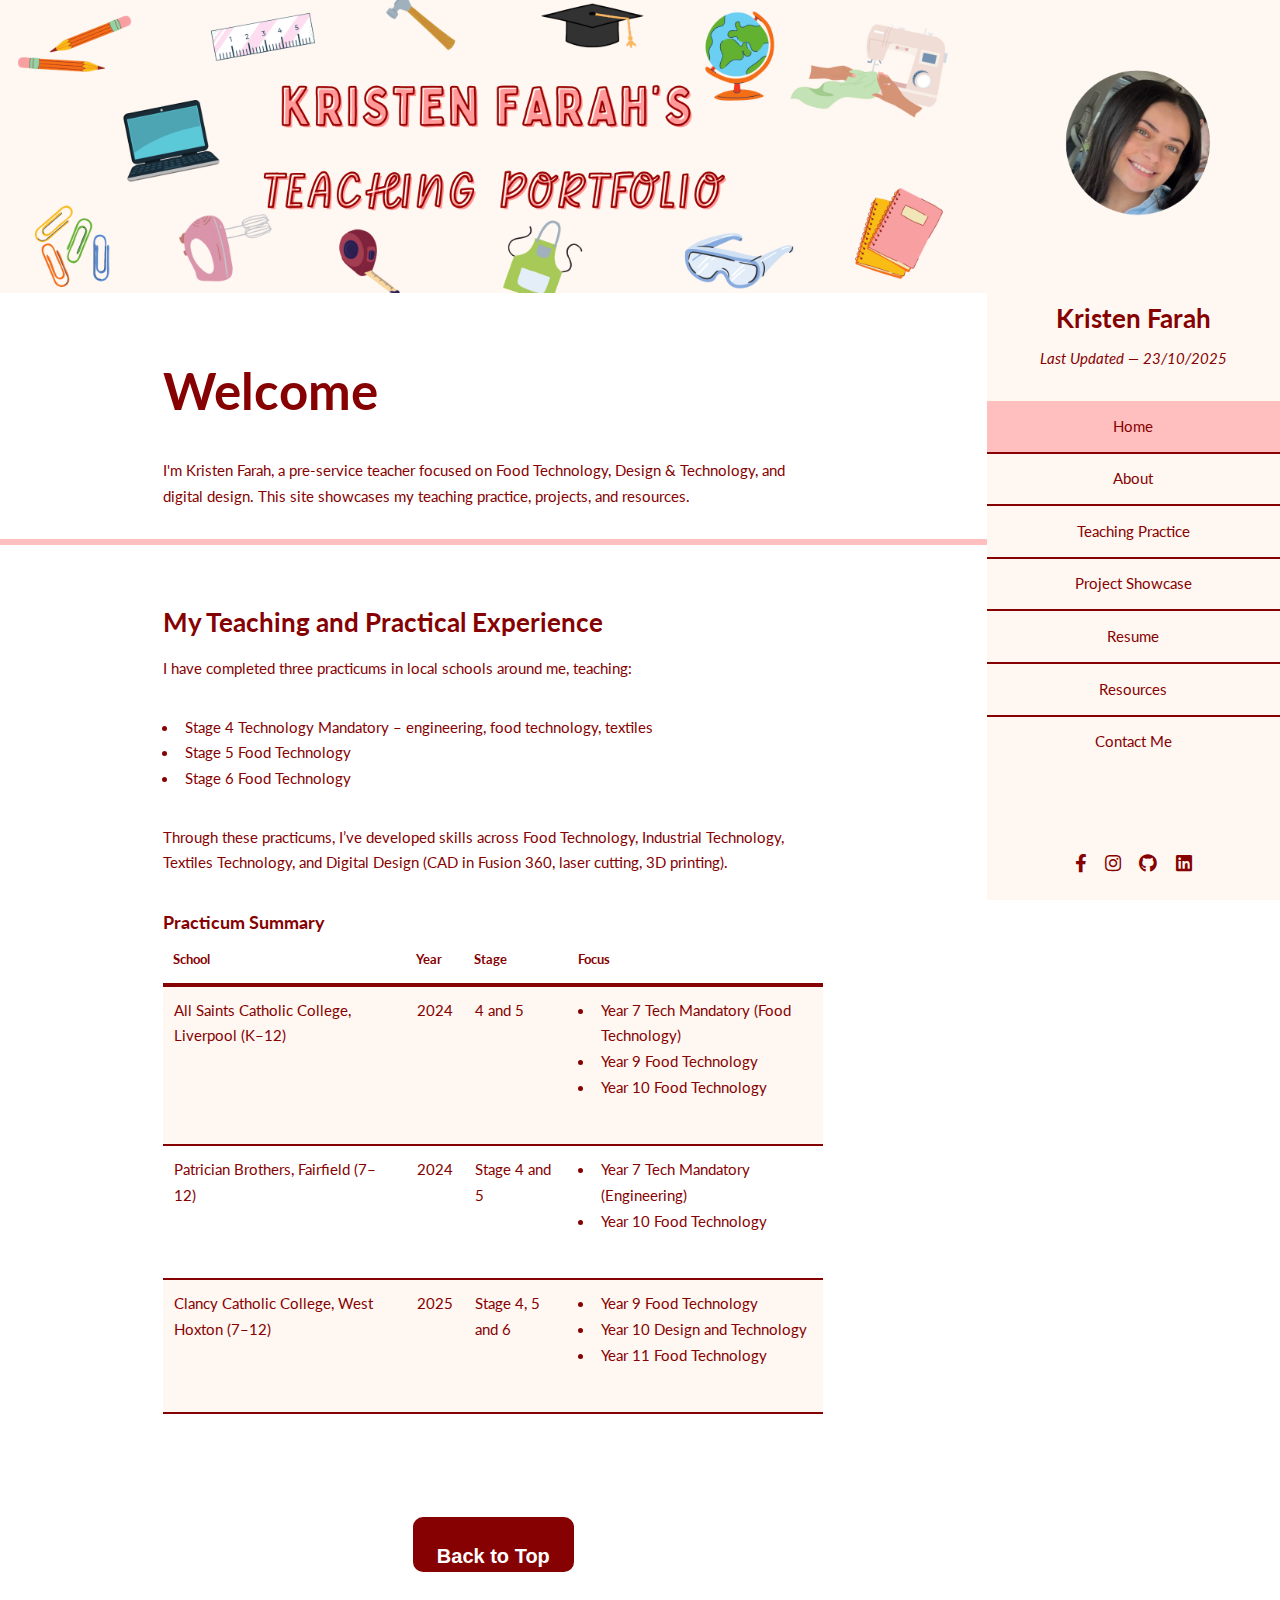
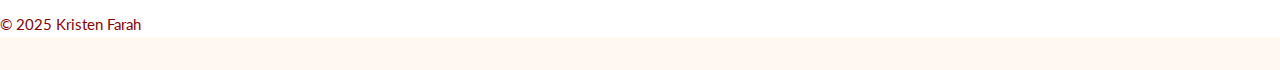
<file: index.html>
<!DOCTYPE HTML>
<!--
	Read Only by HTML5 UP
	html5up.net | @ajlkn
	Free for personal and commercial use under the CCA 3.0 license (html5up.net/license)
-->
<html>
	<head>
		<title>Kristen Farah's Teaching Portfolio - Home</title>
		<meta charset="utf-8" />
		<meta name="viewport" content="width=device-width, initial-scale=1, user-scalable=no" />
		<link rel="stylesheet" href="assets/css/main.css" />
	</head>
	<body class="is-preload">

		<!-- Header -->
			<section id="header">
				<header>
        <span class="image avatar"><img src="images/images/Profile_photo.png" alt="Kristen Farah avatar" /></span>
					<h1 id="logo"><a href="#">Kristen Farah</a></h1>
        			<p>Last Updated — 23/10/2025</p>
				</header>
				<nav id="nav">
					<ul>
					<li><a class="active" href="home.html">Home</a></li>
					<li><a href="about.html">About</a></li>
          			<li><a href="teachingpractice.html">Teaching Practice</a></li>
					<li><a href="projects.html">Project Showcase</a></li>
					<li><a href="resume.html">Resume</a></li>
					<li><a href="resources.html">Resources</a></li>
					<li><a href="contact.html">Contact Me</a></li>
					</ul>
				</nav>
				<footer>
					<ul class="icons">
						<li><a href="https://www.facebook.com/kristen.farah/" class="icon brands fa-facebook-f"><span class="label">Facebook</span></a></li>
						<li><a href="https://www.instagram.com/kristenfarahh/" class="icon brands fa-instagram"><span class="label">Instagram</span></a></li>
						<li><a href="https://kristenfarah.github.io/ " class="icon brands fa-github"><span class="label">Github</span></a></li>
						<li><a href="http://linkedin.com/in/kristen-farah-137396381/" class="icon brands fa-linkedin"><span class="label">LinkedIn</span></a></li>
					</ul>
				</footer>
			</section>

		<!-- Wrapper -->
			<div id="wrapper">

				<!-- Main -->
					<div id="main">

					<!-- One -->
					<section id="one">
					<div class="image main" data-position="center">
						<img src="images/Header.png" alt="Header banner" />
					</div>
					<div class="container">
						<header class="major">
						<h2>Welcome</h2>
						<h7>I'm Kristen Farah, a pre-service teacher focused on Food Technology, Design & Technology, and digital design. This site showcases my teaching practice, projects, and resources.</h7>
						</header>
					</div>
					</section>


						<!-- Two -->
						<section id="two">
						<div class="container">
							<h3>My Teaching and Practical Experience</h3>

							<p>I have completed three practicums in local schools around me, teaching:</p>

							<ul>
							<li>Stage 4 Technology Mandatory – engineering, food technology, textiles</li>
							<li>Stage 5 Food Technology</li>
							<li>Stage 6 Food Technology</li>
							</ul>

							<p>Through these practicums, I’ve developed skills across Food Technology, Industrial Technology, Textiles Technology, and Digital Design (CAD in Fusion 360, laser cutting, 3D printing).</p>

							<h4>Practicum Summary</h4>
							<div class="table-wrapper">
							<table>
								<thead>
								<tr>
									<th>School</th>
									<th>Year</th>
									<th>Stage</th>
									<th>Focus</th>
								</tr>
								</thead>
								<tbody>
								<tr>
									<td>All Saints Catholic College, Liverpool (K–12)</td>
									<td>2024</td>
									<td>4 and 5</td>
									<td>
									<ul>
										<li>Year 7 Tech Mandatory (Food Technology)</li>
										<li>Year 9 Food Technology</li>
										<li>Year 10 Food Technology</li>
									</ul>
									</td>
								</tr>
								<tr>
									<td>Patrician Brothers, Fairfield (7–12)</td>
									<td>2024</td>
									<td>Stage 4 and 5</td>
									<td>
									<ul>
										<li>Year 7 Tech Mandatory (Engineering)</li>
										<li>Year 10 Food Technology</li>
									</ul>
									</td>
								</tr>
								<tr>
									<td>Clancy Catholic College, West Hoxton (7–12)</td>
									<td>2025</td>
									<td>Stage 4, 5 and 6</td>
									<td>
									<ul>
										<li>Year 9 Food Technology</li>
										<li>Year 10 Design and Technology</li>
										<li>Year 11 Food Technology</li>
									</ul>
									</td>
								</tr>
								</tbody>
							</table>
							</div>
						</div>
						</section>
        <!--Centered Back to Top Button -->
        <div class="back-to-top-container">
          <button id="backToTop" class="button">Back to Top</button>
        </div>
        <!-- FOOTER -->
                <footer>
                    <div class="container"></div>
                    <p>© 2025 Kristen Farah</p>
                </footer>

    <!-- THEME SCRIPTS (required) -->
    <script src="assets/js/jquery.min.js"></script>
    <script src="assets/js/jquery.scrollex.min.js"></script>
    <script src="assets/js/jquery.scrolly.min.js"></script>
    <script src="assets/js/browser.min.js"></script>
    <script src="assets/js/breakpoints.min.js"></script>
    <script src="assets/js/util.js"></script>
    <script src="assets/js/main.js"></script>
    <script>document.getElementById('y').textContent = new Date().getFullYear();</script>
	    <!-- Custom JavaScript for Back to Top -->
    <script>
      const backToTopButton = document.getElementById("backToTop");
      backToTopButton.addEventListener("click", () => {
        window.scrollTo({ top: 0, behavior: "smooth" });
      });
    </script>
</body>
</html>
</file>
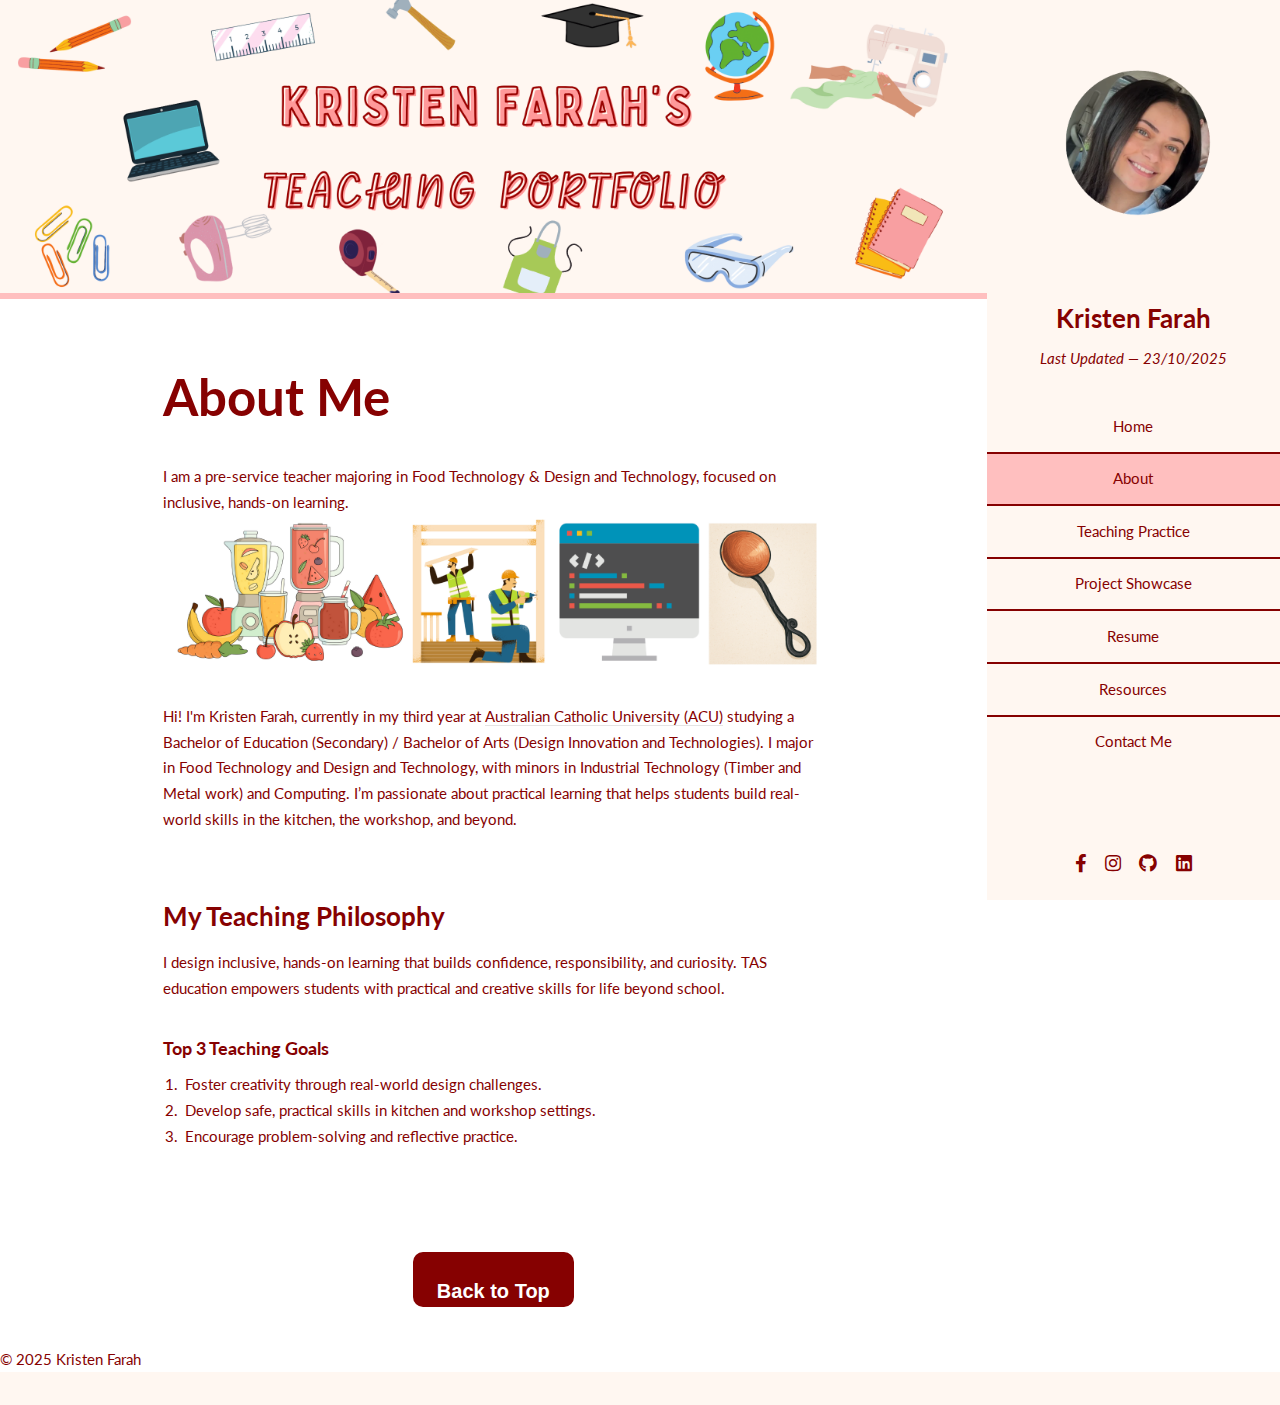
<file: about.html>
<!DOCTYPE HTML>
<!-- About page using HTML5 UP "Read Only" layout -->
<html>
  <head>
    <title>Kristen Farah's Teaching Portfolio - About</title>
    <meta charset="utf-8" />
    <meta name="viewport" content="width=device-width, initial-scale=1, user-scalable=no" />
    <!-- Use the theme CSS, not starter.css -->
    <link rel="stylesheet" href="assets/css/main.css" />
  </head>
  <body class="is-preload">

    <!-- Header (left rail) -->
    <section id="header">
      <header>
        <span class="image avatar"><img src="images/images/Profile_photo.png" alt="Kristen Farah avatar" /></span>
        <h1 id="logo"><a href="index.html">Kristen Farah</a></h1>
        <p>Last Updated — 23/10/2025</p>
      </header>

      <nav id="nav">
        <ul>
          <li><a href="index.html">Home</a></li>
          <li><a class="active" href="about.html">About</a></li>
          <li><a href="teachingpractice.html">Teaching Practice</a></li>
          <li><a href="projects.html">Project Showcase</a></li>
          <li><a href="resume.html">Resume</a></li>
          <li><a href="resources.html">Resources</a></li>
          <li><a href="contact.html">Contact Me</a></li>
        </ul>
      </nav>


      <footer>
        <ul class="icons">
          <li><a href="https://www.facebook.com/kristen.farah/" class="icon brands fa-facebook-f"><span class="label">Facebook</span></a></li>
          <li><a href="https://www.instagram.com/kristenfarahh/" class="icon brands fa-instagram"><span class="label">Instagram</span></a></li>
          <li><a href="https://kristenfarah.github.io/" class="icon brands fa-github"><span class="label">Github</span></a></li>
          <li><a href="http://linkedin.com/in/kristen-farah-137396381/" class="icon brands fa-linkedin" target="_blank" rel="noopener"><span class="label">LinkedIn</span></a></li>
        </ul>
      </footer>
    </section>

    <!-- Wrapper -->
    <div id="wrapper">
      <div id="main">

        <!-- Header image -->
        <section id="hero">
          <div class="image main" data-position="center">
            <img src="images/Header.png" alt="Header banner">
          </div>
        </section>

        <!-- About content -->
        <section id="about">
          <div class="container">
            <header class="major">
              <h2>About Me</h2>
              <h7>I am a pre-service teacher majoring in Food Technology & Design and Technology, focused on inclusive, hands-on learning.</h7>
            </header>

            <!-- Icons/infographic row -->
            <div class="box alt">
              <div class="row gtr-50 gtr-uniform">
                <!-- Full-width image -->
                <div class="col-12">
                  <span class="image fit"><img src="images/images/IMG_2.png" alt="Infographic of my majors and minors"></span>
                </div>
              </div>
            </div>

            <!-- About Me -->
            <div class="row gtr-50 gtr-uniform">
                <p>
                  Hi! I'm Kristen Farah, currently in my third year at
                  <a href="https://www.acu.edu.au/" target="_blank" rel="noopener">Australian Catholic University (ACU)</a>
                  studying a Bachelor of Education (Secondary) / Bachelor of Arts (Design Innovation and Technologies).
                  I major in Food Technology and Design and Technology, with minors in Industrial Technology (Timber and Metal work) and Computing.
                  I’m passionate about practical learning that helps students build real-world skills in the kitchen, the workshop, and beyond.
                </p>
            </div>

            <!-- Teaching philosophy -->
            <section class="card" style="margin-top: 2rem;">
              <h3>My Teaching Philosophy</h3>
              <p>
                I design inclusive, hands-on learning that builds confidence, responsibility, and curiosity.
                TAS education empowers students with practical and creative skills for life beyond school.
              </p>
              <h4>Top 3 Teaching Goals</h4>
              <ol>
                <li>Foster creativity through real-world design challenges.</li>
                <li>Develop safe, practical skills in kitchen and workshop settings.</li>
                <li>Encourage problem-solving and reflective practice.</li>
              </ol>
            </section>
          </div>
        </section>

        <!--Centered Back to Top Button -->
        <div class="back-to-top-container">
          <button id="backToTop" class="button">Back to Top</button>
        </div>

      </div>

        <!-- FOOTER -->
                <footer>
                    <div class="container"></div>
                    <p>© 2025 Kristen Farah</p>
                </footer>

    <!-- THEME SCRIPTS (required) -->
    <script src="assets/js/jquery.min.js"></script>
    <script src="assets/js/jquery.scrollex.min.js"></script>
    <script src="assets/js/jquery.scrolly.min.js"></script>
    <script src="assets/js/browser.min.js"></script>
    <script src="assets/js/breakpoints.min.js"></script>
    <script src="assets/js/util.js"></script>
    <script src="assets/js/main.js"></script>
    <script>document.getElementById('y').textContent = new Date().getFullYear();</script>
    
    <!-- Custom JavaScript for Back to Top -->
    <script>
      const backToTopButton = document.getElementById("backToTop");
      backToTopButton.addEventListener("click", () => {
        window.scrollTo({ top: 0, behavior: "smooth" });
      });
    </script>
    
  </body>
</html>
</file>
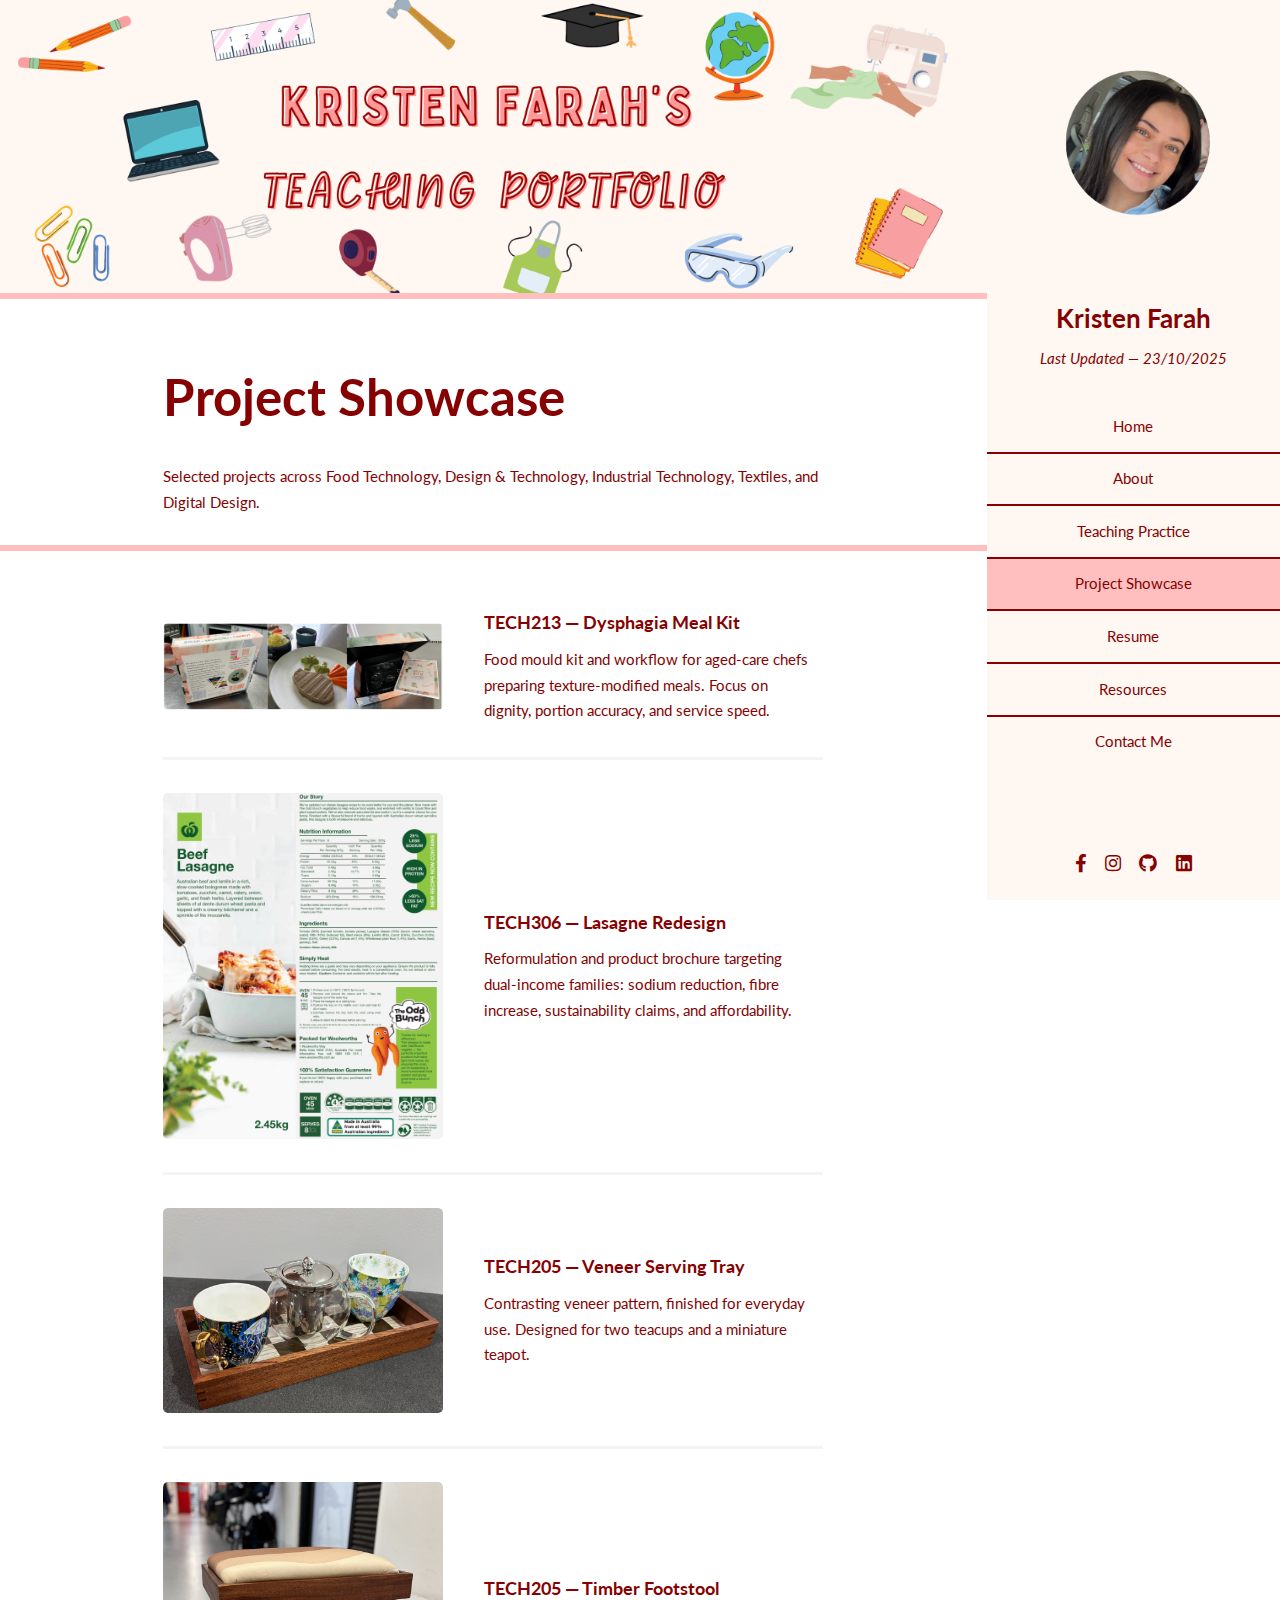
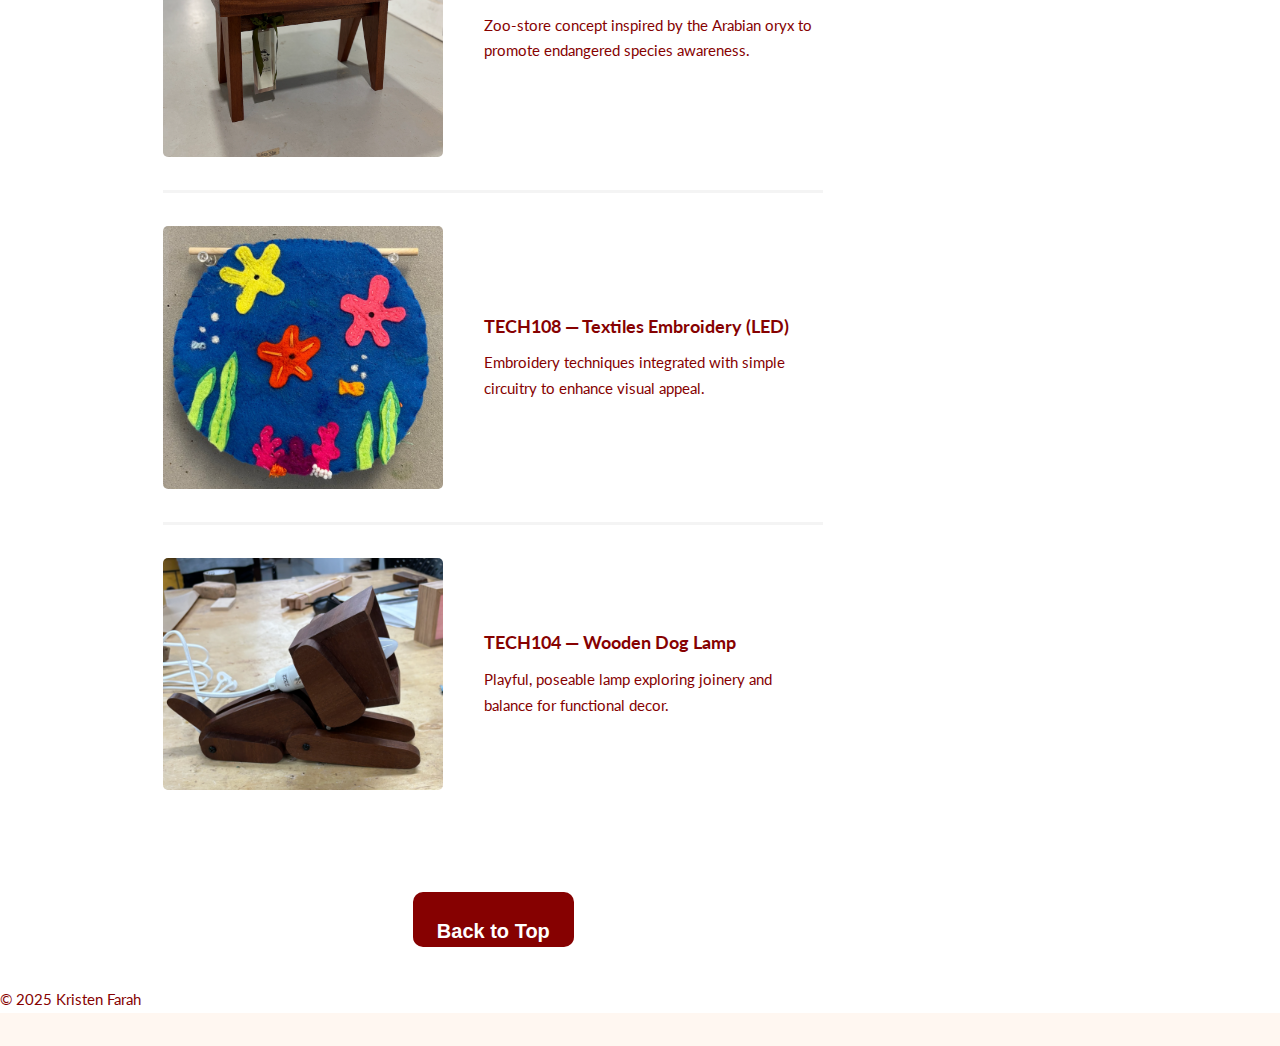
<file: projects.html>
<!DOCTYPE HTML>
<!-- Project Showcase page using HTML5 UP "Read Only" layout -->
<html>
  <head>
    <title>Project Showcase — Kristen Farah</title>
    <meta charset="utf-8" />
    <meta name="viewport" content="width=device-width, initial-scale=1, user-scalable=no" />
    <link rel="stylesheet" href="assets/css/main.css" />
  </head>
  <body class="is-preload">

    <!-- Header (left rail) -->
    <section id="header">
      <header>
        <span class="image avatar">
          <img src="images/images/Profile_photo.png" alt="Kristen Farah avatar" />
        </span>
        <h1 id="logo"><a href="index.html">Kristen Farah</a></h1>
        <p>Last Updated — 23/10/2025</p>
      </header>

      <nav id="nav">
        <ul>
          <li><a href="index.html">Home</a></li>
          <li><a href="about.html">About</a></li>
          <li><a href="teachingpractice.html">Teaching Practice</a></li>
          <li><a class="active" href="projects.html">Project Showcase</a></li>
          <li><a href="resume.html">Resume</a></li>
          <li><a href="resources.html">Resources</a></li>
          <li><a href="contact.html">Contact Me</a></li>
        </ul>
      </nav>

      <footer>
        <ul class="icons">
          <li><a href="https://www.facebook.com/kristen.farah/" class="icon brands fa-facebook-f"><span class="label">Facebook</span></a></li>
          <li><a href="https://www.instagram.com/kristenfarahh/" class="icon brands fa-instagram"><span class="label">Instagram</span></a></li>
          <li><a href="https://kristenfarah.github.io/" class="icon brands fa-github"><span class="label">Github</span></a></li>
          <li><a href="http://linkedin.com/in/kristen-farah-137396381/" class="icon brands fa-linkedin" target="_blank" rel="noopener"><span class="label">LinkedIn</span></a></li>
        </ul>
      </footer>
    </section>

    <!-- Wrapper -->
    <div id="wrapper">
      <div id="main">

        <!-- Hero (optional to match Home) -->
        <section id="hero">
          <div class="image main" data-position="center">
            <img src="images/Header.png" alt="Header banner" />
          </div>
        </section>

        <!-- Intro -->
        <section id="intro">
          <div class="container">
            <header class="major">
              <h2>Project Showcase</h2>
              <h7>Selected projects across Food Technology, Design & Technology, Industrial Technology, Textiles, and Digital Design.</h7>
            </header>
          </div>
        </section>

        <!-- Grid of projects -->
        <section id="projects-grid">
          <div class="container">
            <div class="features">

              <!-- TECH213 Dysphagia Meal Kit -->
              <article>
                <a href="#" class="image"><img src="images/images/Dysphagia.png" alt="Dysphagia-friendly meal kit moulds and plated meal" /></a>
                <div class="inner">
                  <h4>TECH213 — Dysphagia Meal Kit</h4>
                  <p>Food mould kit and workflow for aged-care chefs preparing texture-modified meals. Focus on dignity, portion accuracy, and service speed.</p>
                </div>
              </article>

              <!-- TECH306 Lasagne Redesign -->
              <article>
                <a href="#" class="image"><img src="images/images/Lasagne_Redesign.png" alt="Woolworths lasagne redesign panels and packaging mockups" /></a>
                <div class="inner">
                  <h4>TECH306 — Lasagne Redesign</h4>
                  <p>Reformulation and product brochure targeting dual-income families: sodium reduction, fibre increase, sustainability claims, and affordability.</p>
                </div>
              </article>

              <!-- TECH205 Veneer Serving Tray -->
              <article>
                <a href="#" class="image"><img src="images/images/Serving_Tray.png" alt="Checker-pattern veneer serving tray with teacups" /></a>
                <div class="inner">
                  <h4>TECH205 — Veneer Serving Tray</h4>
                  <p>Contrasting veneer pattern, finished for everyday use. Designed for two teacups and a miniature teapot.</p>
                </div>
              </article>

              <!-- TECH205 Timber Footstool -->
              <article>
                <a href="#" class="image"><img src="images/images/TimberStool.png" alt="Timber footstool inspired by Arabian oryx" /></a>
                <div class="inner">
                  <h4>TECH205 — Timber Footstool</h4>
                  <p>Zoo-store concept inspired by the Arabian oryx to promote endangered species awareness.</p>
                </div>
              </article>

              <!-- TECH108 Textiles Embroidery with LEDs -->
              <article>
                <a href="#" class="image"><img src="images/images/Textiles_Embroidery.png" alt="Embroidery sampler with LEDs on felt" /></a>
                <div class="inner">
                  <h4>TECH108 — Textiles Embroidery (LED)</h4>
                  <p>Embroidery techniques integrated with simple circuitry to enhance visual appeal.</p>
                </div>
              </article>

              <!-- TECH104 Wooden Dog Lamp -->
              <article>
                <a href="#" class="image"><img src="images/images/Wooden_Dog_Lamp.png" alt="Adjustable wooden dog lamp in different poses" /></a>
                <div class="inner">
                  <h4>TECH104 — Wooden Dog Lamp</h4>
                  <p>Playful, poseable lamp exploring joinery and balance for functional decor.</p>
                </div>
              </article>

            </div>
          </div>
        </section>

        <!--Centered Back to Top Button -->
        <div class="back-to-top-container">
          <button id="backToTop" class="button">Back to Top</button>
        </div>

      </div>

      <!-- FOOTER -->
      <footer>
        <div class="container"></div>
        <p>© 2025 Kristen Farah</p>
      </footer>
    </div>

    <!-- THEME SCRIPTS -->
    <script src="assets/js/jquery.min.js"></script>
    <script src="assets/js/jquery.scrollex.min.js"></script>
    <script src="assets/js/jquery.scrolly.min.js"></script>
    <script src="assets/js/browser.min.js"></script>
    <script src="assets/js/breakpoints.min.js"></script>
    <script src="assets/js/util.js"></script>
    <script src="assets/js/main.js"></script>

    <!-- Custom JavaScript for Back to Top -->
    <script>
      const backToTopButton = document.getElementById("backToTop");
      backToTopButton.addEventListener("click", () => {
        window.scrollTo({ top: 0, behavior: "smooth" });
      });
    </script>
  </body>
</html>
</file>
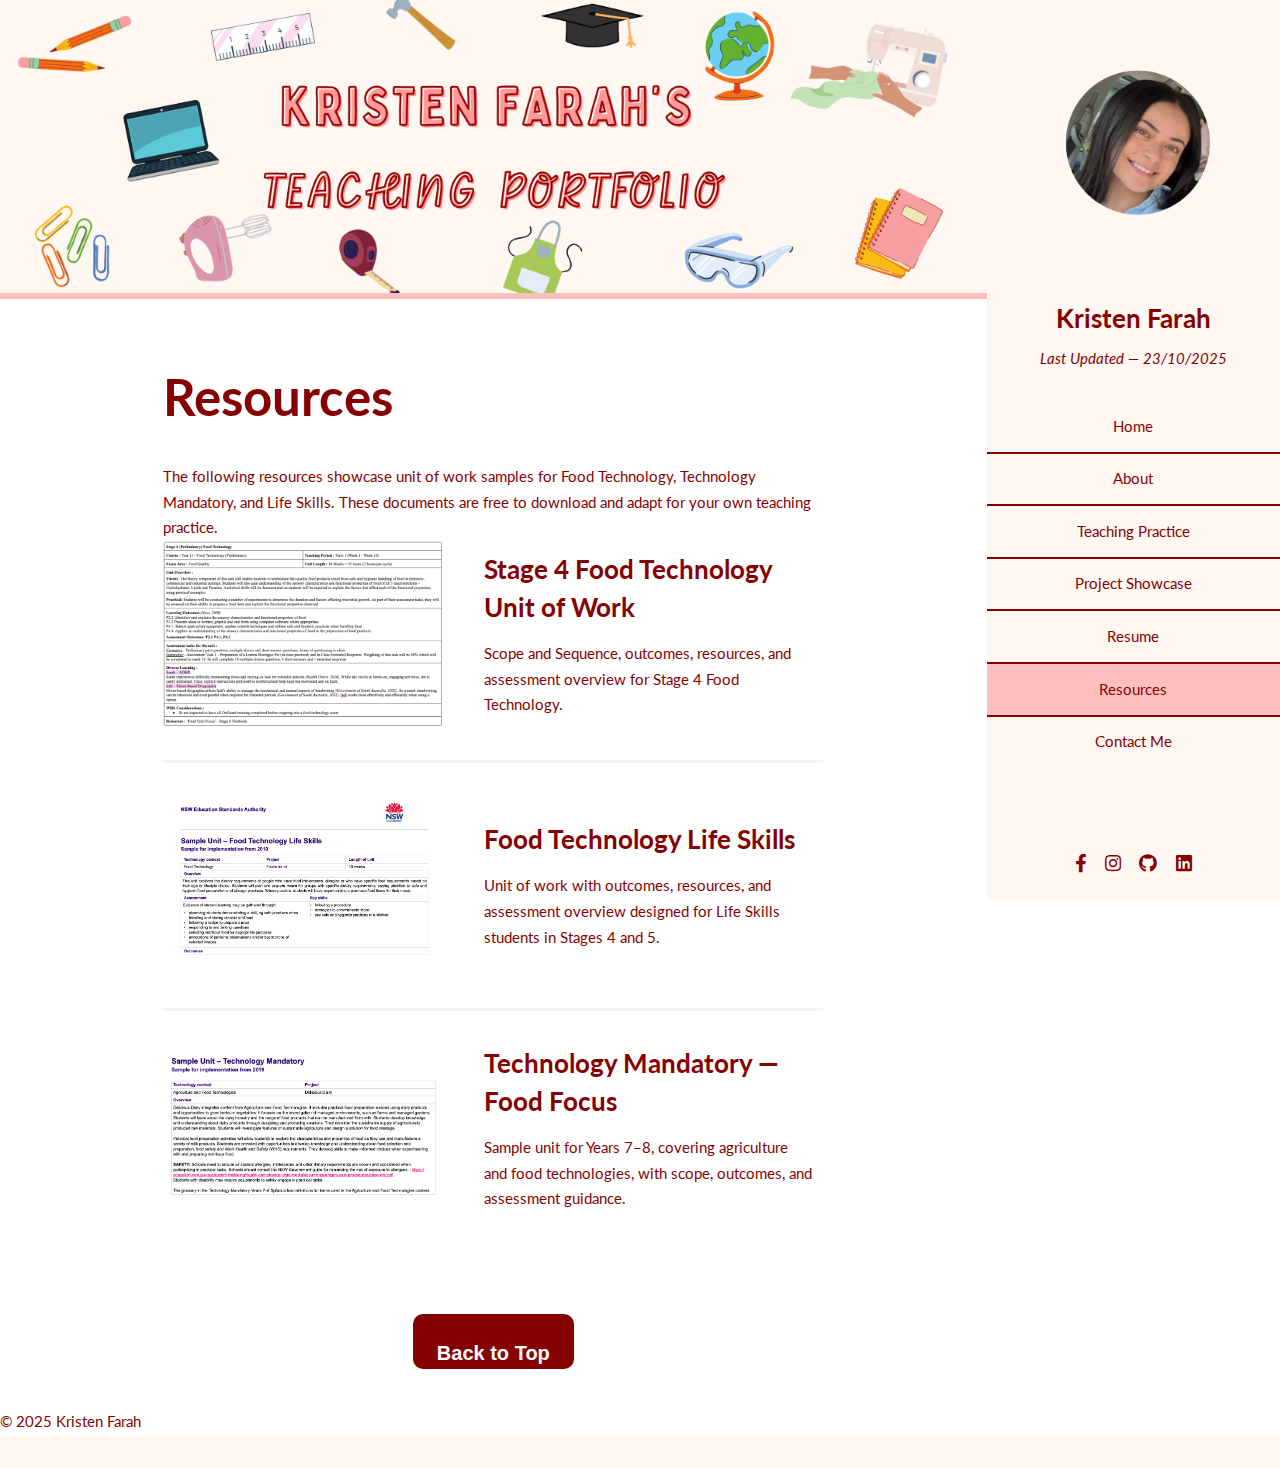
<file: resources.html>
<!DOCTYPE HTML>
<!-- Resources page using HTML5 UP "Read Only" layout -->
<html>
  <head>
    <title>Resources — Kristen Farah</title>
    <meta charset="utf-8" />
    <meta name="viewport" content="width=device-width, initial-scale=1, user-scalable=no" />
    <!-- Theme CSS -->
    <link rel="stylesheet" href="assets/css/main.css" />
  </head>
  <body class="is-preload">

    <!-- Header (left rail) -->
    <section id="header">
      <header>
        <span class="image avatar"><img src="images/images/Profile_photo.png" alt="Kristen Farah avatar" /></span>
        <h1 id="logo"><a href="index.html">Kristen Farah</a></h1>
        <p>Last Updated — 23/10/2025</p>
      </header>

      <nav id="nav">
        <ul>
          <li><a href="index.html">Home</a></li>
          <li><a href="about.html">About</a></li>
          <li><a href="teachingpractice.html">Teaching Practice</a></li>
          <li><a href="projects.html">Project Showcase</a></li>
          <li><a href="resume.html">Resume</a></li>
          <li><a class="active" href="resources.html">Resources</a></li>
          <li><a href="contact.html">Contact Me</a></li>
        </ul>
      </nav>

      <footer>
        <ul class="icons">
          <li><a href="https://www.facebook.com/kristen.farah/" class="icon brands fa-facebook-f"><span class="label">Facebook</span></a></li>
          <li><a href="https://www.instagram.com/kristenfarahh/" class="icon brands fa-instagram"><span class="label">Instagram</span></a></li>
          <li><a href="https://kristenfarah.github.io/" class="icon brands fa-github"><span class="label">Github</span></a></li>
          <li><a href="http://linkedin.com/in/kristen-farah-137396381/" class="icon brands fa-linkedin" target="_blank" rel="noopener"><span class="label">LinkedIn</span></a></li>
        </ul>
      </footer>
    </section>

    <!-- Wrapper -->
    <div id="wrapper">
      <div id="main">

        <!-- Hero -->
        <section id="hero">
          <div class="image main" data-position="center">
            <img src="images/Header.png" alt="Header banner" />
          </div>
        </section>

        <!-- Resources -->
        <section id="resources">
          <div class="container">
            <header class="major">
              <h2>Resources</h2>
              <h7>
                The following resources showcase unit of work samples for Food Technology, Technology Mandatory, and Life Skills.  
                These documents are free to download and adapt for your own teaching practice.
              </h7>
    
            </header>

            <div class="features">
              <!-- Resource 1 -->
              <article>
                <a href="docs/Unit of Work - Fake - Year 11 Food Technology .pdf" target="_blank" rel="noopener" class="image">
                  <img src="images/images/UOW_preview.png" alt="Preview of Stage 4 Food Technology Unit" />
                </a>
                <div class="inner">
                  <h3>Stage 4 Food Technology Unit of Work</h3>
                  <p>Scope and Sequence, outcomes, resources, and assessment overview for Stage 4 Food Technology.</p>
                </div>
              </article>

              <!-- Resource 2 -->
              <article>
                <a href="docs/food-technology-7-10-life-skills-sample-unit.pdf" target="_blank" rel="noopener" class="image">
                  <img src="images/images/UOW_FoodTechLifeSkills.png" alt="Preview of Food Tech Life Skills Unit" />
                </a>
                <div class="inner">
                  <h3>Food Technology Life Skills</h3>
                  <p>Unit of work with outcomes, resources, and assessment overview designed for Life Skills students in Stages 4 and 5.</p>
                </div>
              </article>

              <!-- Resource 3 -->
              <article>
                <a href="docs/technology-mandatory-years-7-8-sample-unit-agriculture-and-food-technologies-food-focus.pdf" target="_blank" rel="noopener" class="image">
                  <img src="images/images/UOW_TechnologyMandatory.png" alt="Preview of Technology Mandatory Unit" />
                </a>
                <div class="inner">
                  <h3>Technology Mandatory — Food Focus</h3>
                  <p>Sample unit for Years 7–8, covering agriculture and food technologies, with scope, outcomes, and assessment guidance.</p>
                </div>
              </article>
            </div>

          </div>
        </section>
          <!--Centered Back to Top Button -->
        <div class="back-to-top-container">
          <button id="backToTop" class="button">Back to Top</button>
        </div>

      </div>

  <!-- FOOTER -->
  <footer>
    <div class="container"></div>
    <p>© 2025 Kristen Farah</p>
  </footer>

    <!-- Theme scripts -->
    <script src="assets/js/jquery.min.js"></script>
    <script src="assets/js/jquery.scrollex.min.js"></script>
    <script src="assets/js/jquery.scrolly.min.js"></script>
    <script src="assets/js/browser.min.js"></script>
    <script src="assets/js/breakpoints.min.js"></script>
    <script src="assets/js/util.js"></script>
    <script src="assets/js/main.js"></script>
    <script>
      var y = document.getElementById('y');
      if (y) y.textContent = new Date().getFullYear();
    </script>

        <!-- Custom JavaScript for Back to Top -->
    <script>
      const backToTopButton = document.getElementById("backToTop");
      backToTopButton.addEventListener("click", () => {
        window.scrollTo({ top: 0, behavior: "smooth" });
      });
    </script>
  </body>
</html>
</file>
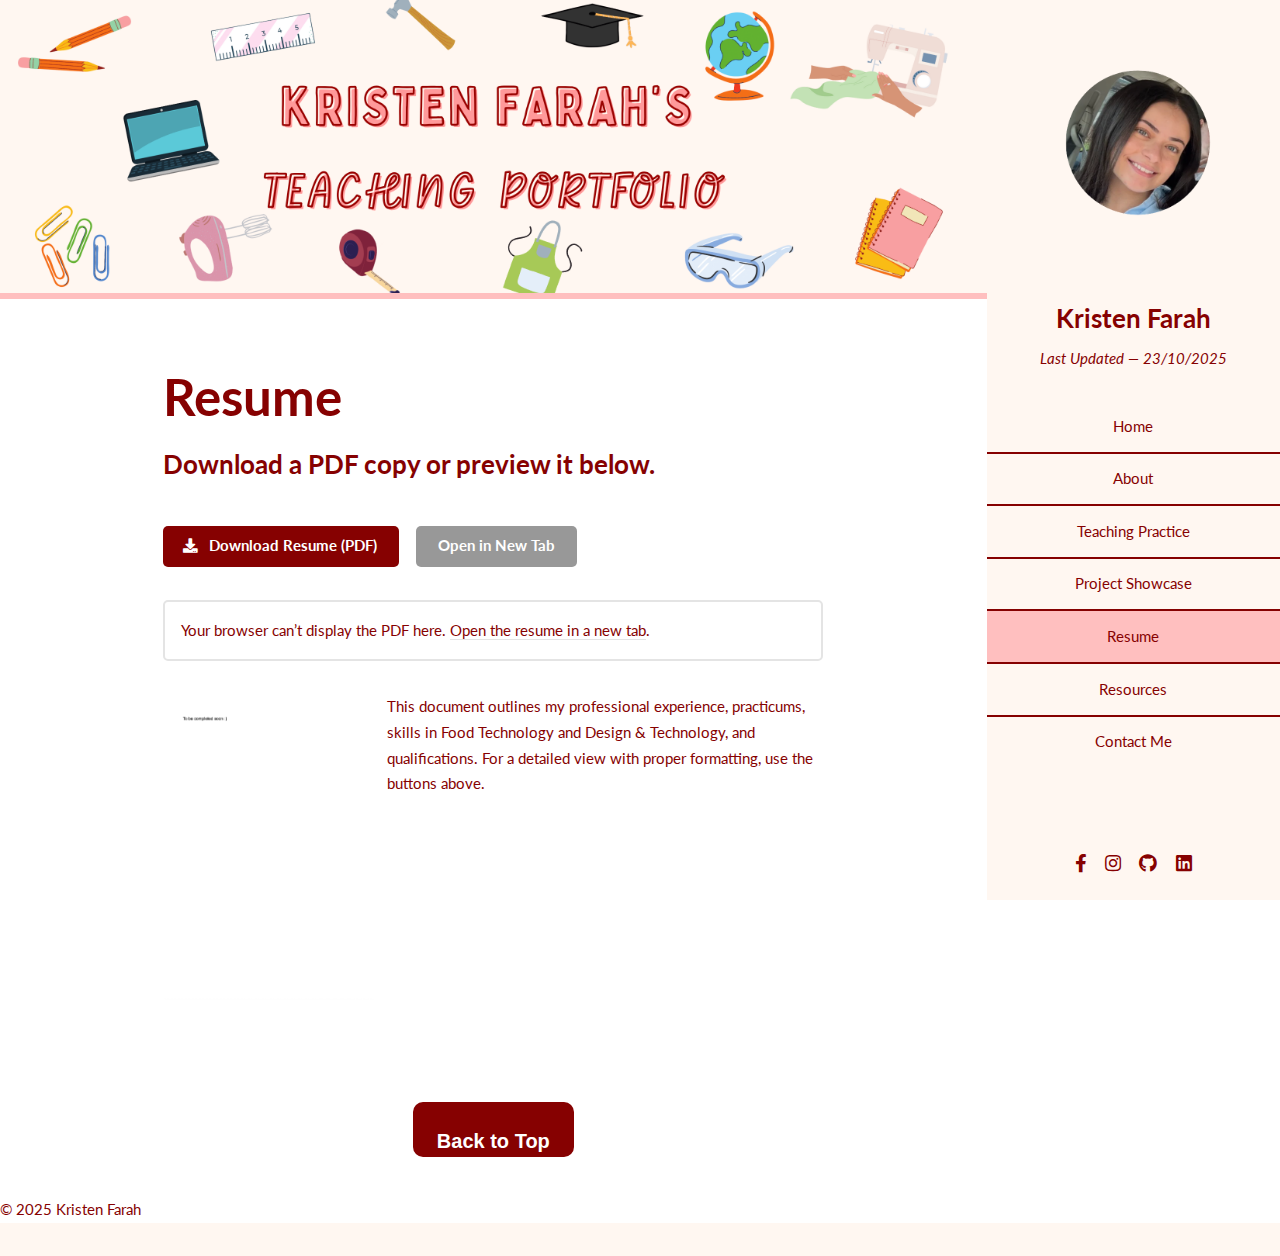
<file: resume.html>
<!DOCTYPE HTML>
<!-- Resume page using HTML5 UP "Read Only" layout -->
<html>
  <head>
    <title>Resume — Kristen Farah</title>
    <meta charset="utf-8" />
    <meta name="viewport" content="width=device-width, initial-scale=1, user-scalable=no" />
    <!-- Theme CSS -->
    <link rel="stylesheet" href="assets/css/main.css" />
  </head>
  <body class="is-preload">

    <!-- Header (left rail) -->
    <section id="header">
      <header>
        <span class="image avatar"><img src="images/images/Profile_photo.png" alt="Kristen Farah avatar" /></span>
        <h1 id="logo"><a href="index.html">Kristen Farah</a></h1>
        <p>Last Updated — 23/10/2025</p>
      </header>

      <nav id="nav">
        <ul>
          <li><a href="index.html">Home</a></li>
          <li><a href="about.html">About</a></li>
          <li><a href="teachingpractice.html">Teaching Practice</a></li>
          <li><a href="projects.html">Project Showcase</a></li>
          <li><a class="active" href="resume.html">Resume</a></li>
          <li><a href="resources.html">Resources</a></li>
          <li><a href="contact.html">Contact Me</a></li>
        </ul>
      </nav>

      <footer>
        <ul class="icons">
          <li><a href="https://www.facebook.com/kristen.farah/" class="icon brands fa-facebook-f"><span class="label">Facebook</span></a></li>
          <li><a href="https://www.instagram.com/kristenfarahh/" class="icon brands fa-instagram"><span class="label">Instagram</span></a></li>
          <li><a href="https://kristenfarah.github.io/" class="icon brands fa-github"><span class="label">Github</span></a></li>
          <li><a href="http://linkedin.com/in/kristen-farah-137396381/" class="icon brands fa-linkedin" target="_blank" rel="noopener"><span class="label">LinkedIn</span></a></li>
        </ul>
      </footer>
    </section>

    <!-- Wrapper -->
    <div id="wrapper">
      <div id="main">

        <!-- Hero (optional to match Home) -->
        <section id="hero">
          <div class="image main" data-position="center">
            <img src="images/Header.png" alt="Header banner">
          </div>
        </section>

        <!-- Resume -->
        <section id="resume">
          <div class="container">
            <header class="major">
              <h2>Resume</h2>
              <p>Download a PDF copy or preview it below.</p>
            </header>

            <ul class="actions">
              <li>
                <a href="docs/Resume.pdf" class="button primary icon solid fa-download" download>
                  Download Resume (PDF)
                </a>
              </li>
              <li>
                <a href="docs/Resume.pdf" class="button" target="_blank" rel="noopener">
                  Open in New Tab
                </a>
              </li>
            </ul>

            <!-- Inline PDF preview with fallback -->
            <div class="box" style="padding:0;">
              <object data="docs/Resume.pdf" type="application/pdf" width="100%" height="800">
                <p style="padding:1rem;">
                  Your browser can’t display the PDF here.
                  <a href="docs/Resume.pdf" target="_blank" rel="noopener">Open the resume in a new tab</a>.
                </p>
              </object>
            </div>

            <!-- Optional thumbnail -->
            <div class="row gtr-50" style="margin-top:1rem;">
              <div class="col-4 col-12-small">
                <span class="image fit">
                  <img src="images/images/resume_preview.png" alt="Resume preview thumbnail">
                </span>
              </div>
              <div class="col-8 col-12-small">
                <p>
                  This document outlines my professional experience, practicums, skills in Food Technology and Design & Technology,
                  and qualifications. For a detailed view with proper formatting, use the buttons above.
                </p>
              </div>
            </div>

          </div>
        </section>
        <!--Centered Back to Top Button -->
        <div class="back-to-top-container">
          <button id="backToTop" class="button">Back to Top</button>
        </div>
      </div>

  <!-- FOOTER -->
  <footer>
    <div class="container"></div>
    <p>© 2025 Kristen Farah</p>
  </footer>

    <!-- Theme scripts -->
    <script src="assets/js/jquery.min.js"></script>
    <script src="assets/js/jquery.scrollex.min.js"></script>
    <script src="assets/js/jquery.scrolly.min.js"></script>
    <script src="assets/js/browser.min.js"></script>
    <script src="assets/js/breakpoints.min.js"></script>
    <script src="assets/js/util.js"></script>
    <script src="assets/js/main.js"></script>
    <script>
      var y = document.getElementById('y');
      if (y) y.textContent = new Date().getFullYear();
    </script>

        <!-- Custom JavaScript for Back to Top -->
    <script>
      const backToTopButton = document.getElementById("backToTop");
      backToTopButton.addEventListener("click", () => {
        window.scrollTo({ top: 0, behavior: "smooth" });
      });
    </script>
  </body>
</html>
</file>
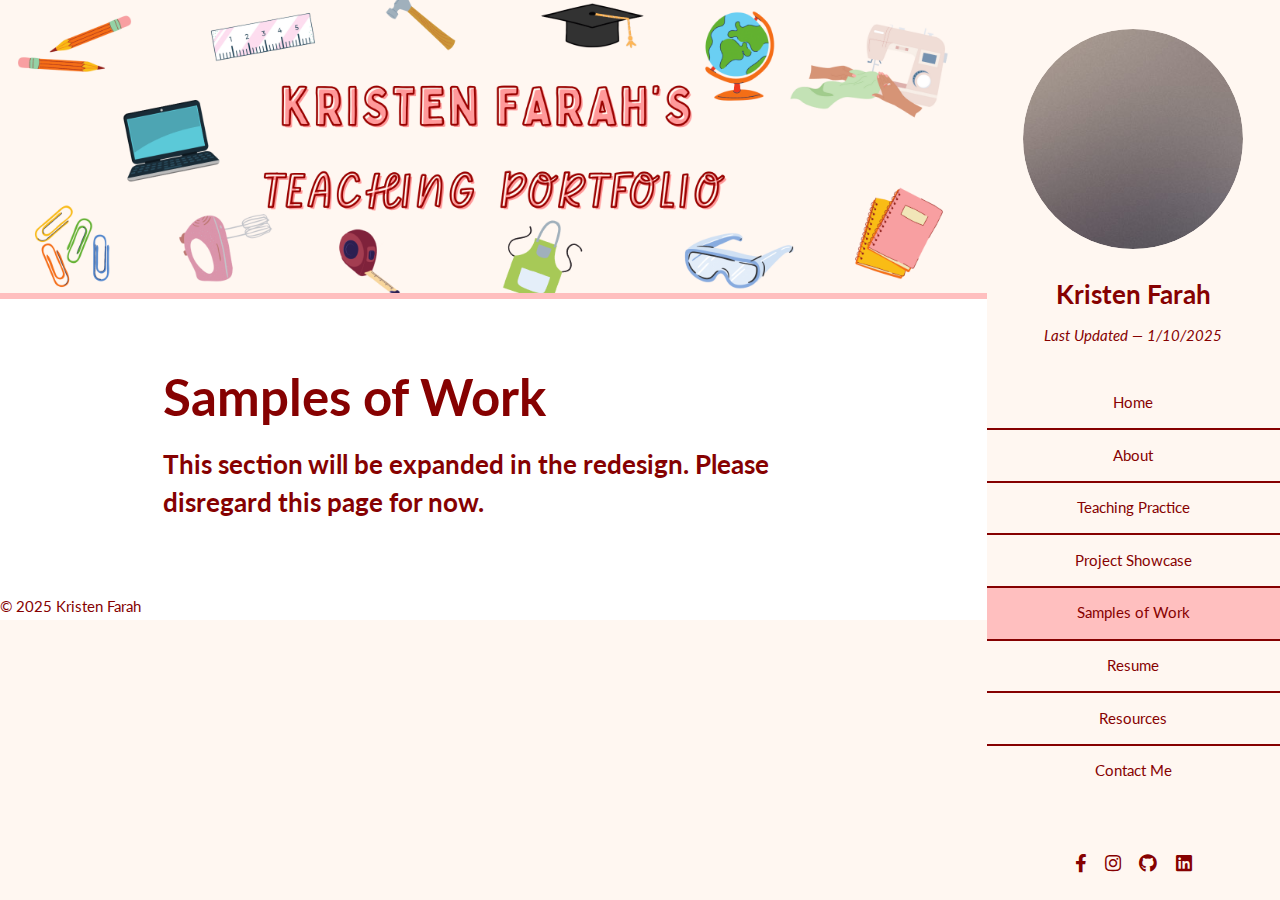
<file: samplesofwork.html>
<!DOCTYPE HTML>
<!-- Work Samples page using HTML5 UP "Read Only" layout -->
<html>
  <head>
    <title>Work Samples — Kristen Farah</title>
    <meta charset="utf-8" />
    <meta name="viewport" content="width=device-width, initial-scale=1, user-scalable=no" />
    <link rel="stylesheet" href="assets/css/main.css" />
  </head>
  <body class="is-preload">

    <!-- Header (left rail) -->
    <section id="header">
      <header>
        <span class="image avatar"><img src="images/avatar.jpg" alt="Kristen Farah avatar" /></span>
        <h1 id="logo"><a href="index.html">Kristen Farah</a></h1>
        <p>Last Updated — 1/10/2025</p>
      </header>

      <nav id="nav">
        <ul>
          <li><a href="index.html">Home</a></li>
          <li><a href="about.html">About</a></li>
          <li><a href="teachingpractice.html">Teaching Practice</a></li>
          <li><a href="projects.html">Project Showcase</a></li>
          <li><a class="active" href="samplesofwork.html">Samples of Work</a></li>
          <li><a href="resume.html">Resume</a></li>
          <li><a href="resources.html">Resources</a></li>
          <li><a href="contact.html">Contact Me</a></li>
        </ul>
      </nav>

      <footer>
        <ul class="icons">
          <li><a href="https://www.facebook.com/kristen.farah/" class="icon brands fa-facebook-f"><span class="label">Facebook</span></a></li>
          <li><a href="https://www.instagram.com/kristenfarahh/" class="icon brands fa-instagram"><span class="label">Instagram</span></a></li>
          <li><a href="https://kristenfarah.github.io/" class="icon brands fa-github"><span class="label">Github</span></a></li>
          <li><a href="http://linkedin.com/in/kristen-farah-137396381/" class="icon brands fa-linkedin" target="_blank" rel="noopener"><span class="label">LinkedIn</span></a></li>
        </ul>
      </footer>
    </section>

    <!-- Wrapper -->
    <div id="wrapper">
      <div id="main">

        <!-- Hero -->
        <section id="hero">
          <div class="image main" data-position="center">
            <!-- If your file is actually in 'Images/Header.png', change this path -->
            <img src="images/Header.png" alt="Header banner" />
          </div>
        </section>

        <!-- Work Samples -->
        <section id="samples">
          <div class="container">
            <header class="major">
              <h2>Samples of Work</h2>
              <p>This section will be expanded in the redesign. Please disregard this page for now.</p>
            </header>
          </div>
        </section>

      </div>

        <!-- FOOTER -->
                <footer>
                    <div class="container"></div>
                    <p>© 2025 Kristen Farah</p>
                </footer>

    <!-- THEME SCRIPTS (required) -->
    <script src="assets/js/jquery.min.js"></script>
    <script src="assets/js/jquery.scrollex.min.js"></script>
    <script src="assets/js/jquery.scrolly.min.js"></script>
    <script src="assets/js/browser.min.js"></script>
    <script src="assets/js/breakpoints.min.js"></script>
    <script src="assets/js/util.js"></script>
    <script src="assets/js/main.js"></script>
    <script>document.getElementById('y').textContent = new Date().getFullYear();</script>
  </body>
</html>
</file>
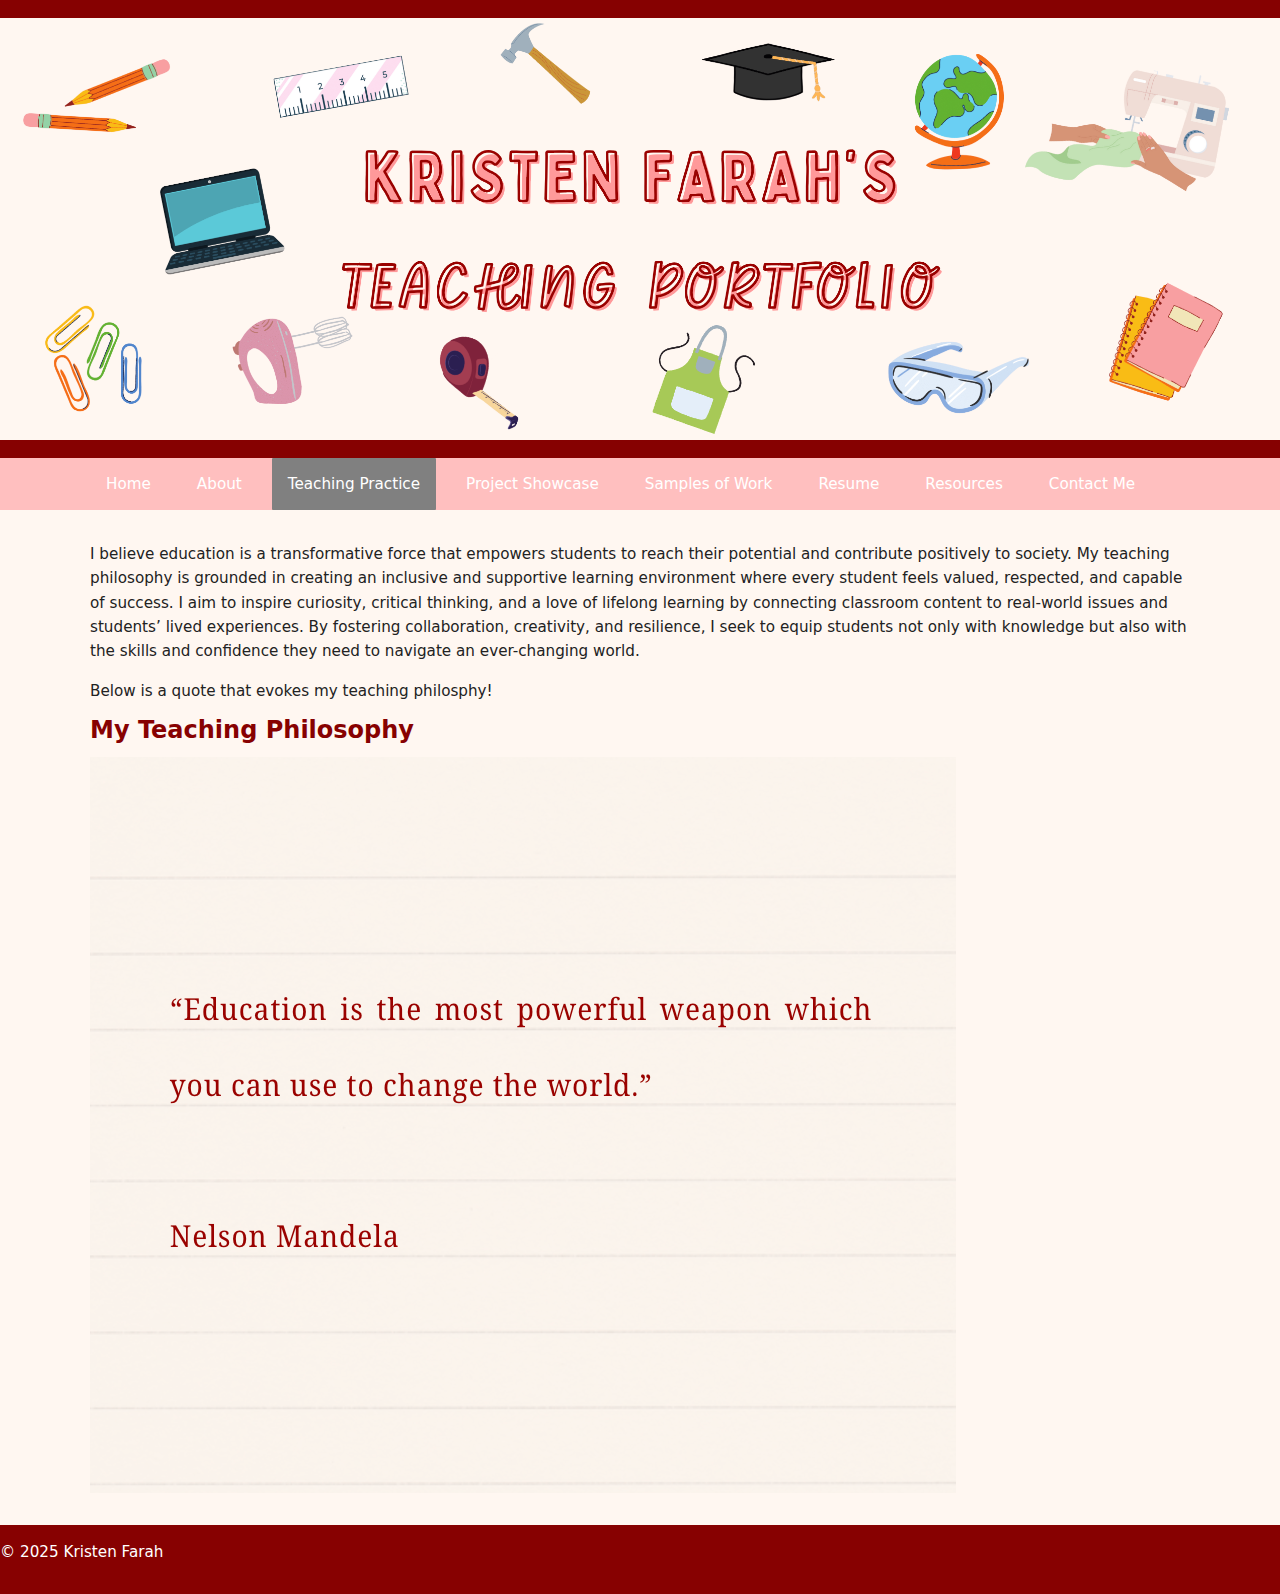
<file: teaching.html>
<!DOCTYPE html>
<html lang="en">
<head>
  <meta charset="UTF-8" />
  <meta name="viewport" content="width=device-width, initial-scale=1" />
  <title>Kristen Farah's Teaching Portfolio - Teaching Practice</title>
  <link rel="stylesheet" href="starter.css"> 
</head>
<body>

   <!-- HEADER -->
 <header class="image-only-header">
  <img src="Images/Header.png" alt="Header banner">
</header>
  <!-- NAVIGATION MENU -->
  <nav>
    <div class="container">
        <ul class="nav">
          <li><a href="index.html">Home</a></li>
          <li><a href="about.html">About</a></li>
          <li><a class="active" href="teaching.html">Teaching Practice</a></li>
          <li><a href="projects.html">Project Showcase</a></li>
          <li><a href="worksamples.html">Samples of Work</a></li>
          <li><a  href="resume.html">Resume</a></li>
          <li><a href="resources.html">Resources</a></li>
          <li><a href="contact.html">Contact Me</a></li>
        </ul>
    </div>
  </nav>
  <!-- This is the main content area for my page -->
<main>

  <!-- This section is focused on my teaching practice -->
  <section>
    <p>I believe education is a transformative force that empowers students to reach their potential and contribute positively to society. My teaching philosophy is grounded in creating an inclusive and supportive learning environment where every student feels valued, respected, and capable of success. I aim to inspire curiosity, critical thinking, and a love of lifelong learning by connecting classroom content to real-world issues and students’ lived experiences. By fostering collaboration, creativity, and resilience, I seek to equip students not only with knowledge but also with the skills and confidence they need to navigate an ever-changing world.</p>
    <p>Below is a quote that evokes my teaching philosphy!</p>
  </section>

  <!-- This section is focused on my teaching philosophy, with a visual teaching quote graphic -->
  <section>
    <h2>My Teaching Philosophy</h2>
    <!-- You can add your teaching philosophy text or a graphic here -->
     <img src="Images/NelsonMandela.png" alt="teaching philosophy from Nelson Mandela">
  </section>

</main>

   <!-- FOOTER -->
  <footer>
    <div class="container"></div>
    <p>© 2025 Kristen Farah</p>
  </footer>

</body>
</html>
</file>
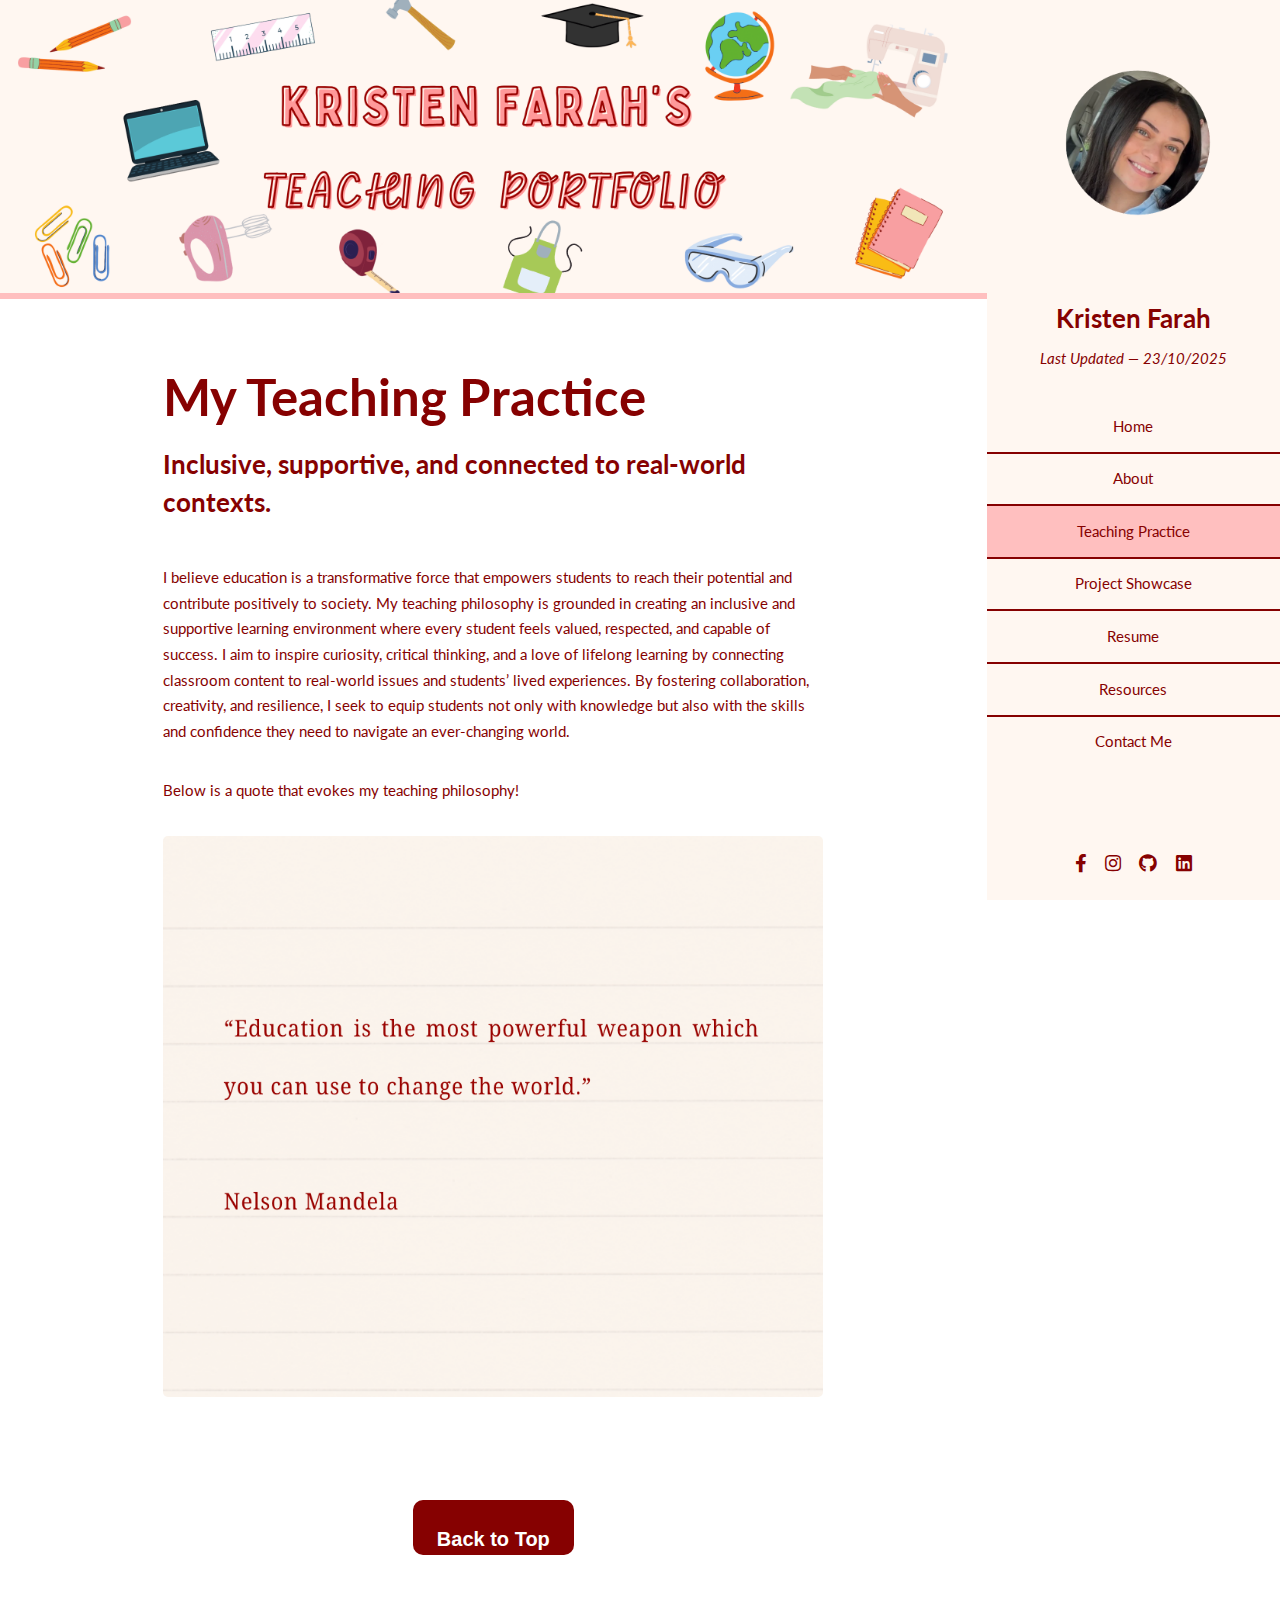
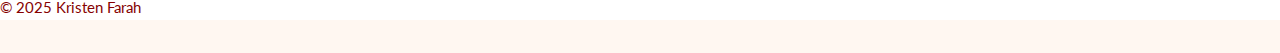
<file: teachingpractice.html>
<!DOCTYPE HTML>
<!-- Teaching Practice page using HTML5 UP "Read Only" layout -->
<html>
  <head>
    <title>Teaching Practice — Kristen Farah</title>
    <meta charset="utf-8" />
    <meta name="viewport" content="width=device-width, initial-scale=1, user-scalable=no" />
    <link rel="stylesheet" href="assets/css/main.css" />
  </head>
  <body class="is-preload">

    <!-- Header (left rail) -->
    <section id="header">
      <header>
        <span class="image avatar"><img src="images/images/Profile_photo.png" alt="Kristen Farah avatar" /></span>
        <h1 id="logo"><a href="index.html">Kristen Farah</a></h1>
        <p>Last Updated — 23/10/2025</p>
      </header>

      <nav id="nav">
        <ul>
          <li><a href="index.html">Home</a></li>
          <li><a href="about.html">About</a></li>
          <li><a class="active" href="teachingpractice.html">Teaching Practice</a></li>
          <li><a href="projects.html">Project Showcase</a></li>
          <li><a href="resume.html">Resume</a></li>
          <li><a href="resources.html">Resources</a></li>
          <li><a href="contact.html">Contact Me</a></li>
        </ul>
      </nav>

      <footer>
        <ul class="icons">
          <li><a href="https://www.facebook.com/kristen.farah/" class="icon brands fa-facebook-f"><span class="label">Facebook</span></a></li>
          <li><a href="https://www.instagram.com/kristenfarahh/" class="icon brands fa-instagram"><span class="label">Instagram</span></a></li>
          <li><a href="https://kristenfarah.github.io/" class="icon brands fa-github"><span class="label">Github</span></a></li>
          <li><a href="http://linkedin.com/in/kristen-farah-137396381/" class="icon brands fa-linkedin" target="_blank" rel="noopener"><span class="label">LinkedIn</span></a></li>
        </ul>
      </footer>
    </section>

    <!-- Wrapper -->
    <div id="wrapper">
      <div id="main">

        <!-- Hero -->
        <section id="hero">
          <div class="image main" data-position="center">
            <!-- If your file is actually in 'Images/Header.png' (capital I), change this path -->
            <img src="images/Header.png" alt="Header banner">
          </div>
        </section>

        <!-- Teaching Philosophy -->
        <section id="philosophy">
          <div class="container">
            <header class="major">
              <h2>My Teaching Practice</h2>
              <p>Inclusive, supportive, and connected to real-world contexts.</p>
            </header>

            <p>
              I believe education is a transformative force that empowers students to reach their potential and contribute positively to society. 
              My teaching philosophy is grounded in creating an inclusive and supportive learning environment where every student feels valued, 
              respected, and capable of success. I aim to inspire curiosity, critical thinking, and a love of lifelong learning by connecting 
              classroom content to real-world issues and students’ lived experiences. By fostering collaboration, creativity, and resilience, 
              I seek to equip students not only with knowledge but also with the skills and confidence they need to navigate an ever-changing world.
            </p>

            <p>Below is a quote that evokes my teaching philosophy!</p>

            <!-- Quote image -->
            <div class="box alt" style="margin-top: 1.25rem;">
              <div class="row gtr-50 gtr-uniform">
                <div class="col-12">
                  <span class="image fit">
                    <!-- FIXED: removed duplicate 'images/' -->
                    <img src="images/images/NelsonMandela.png" alt="Teaching philosophy quote by Nelson Mandela">
                  </span>
                </div>
              </div>
            </div>
          </div>
        </section>
        <!--Centered Back to Top Button -->
        <div class="back-to-top-container">
          <button id="backToTop" class="button">Back to Top</button>
        </div>
      </div>

        <!-- FOOTER -->
                <footer>
                    <div class="container"></div>
                    <p>© 2025 Kristen Farah</p>
                </footer>

    <!-- THEME SCRIPTS (required) -->
    <script src="assets/js/jquery.min.js"></script>
    <script src="assets/js/jquery.scrollex.min.js"></script>
    <script src="assets/js/jquery.scrolly.min.js"></script>
    <script src="assets/js/browser.min.js"></script>
    <script src="assets/js/breakpoints.min.js"></script>
    <script src="assets/js/util.js"></script>
    <script src="assets/js/main.js"></script>
    <script>
      // Only set textContent if the element exists
      var y = document.getElementById('y');
      if (y) y.textContent = new Date().getFullYear();
    </script>

        <!-- Custom JavaScript for Back to Top -->
    <script>
      const backToTopButton = document.getElementById("backToTop");
      backToTopButton.addEventListener("click", () => {
        window.scrollTo({ top: 0, behavior: "smooth" });
      });
    </script>
  </body>
</html>
</file>
<file: starter.css>
/* =====================================================
   COMP208 starter.css (plug-and-play)
   Purpose: Give you a clean visual baseline quickly.
   How to use: Link this in <head> of every page:
     <link rel="stylesheet" href="starter.css">
   Tip: Read the comments and tweak values as you go.
   ===================================================== */

/* ---------- 1) CSS Reset / Base ----------- */

@import url('https://fonts.googleapis.com/css2?family=Didact+Gothic&display=swap'); /* google font*/

*, *::before, *::after {
  box-sizing: border-box;   /* Include padding & border in total size for all elements + pseudo-elements */
}  
html, body { 
  margin: 0;    /* Removes default browser margin */
  padding: 0;   /* Removes default browser padding */
}
img { 
  max-width: 100%;  /* Ensures images never exceed container width */
  height: auto;     /* Maintains image aspect ratio */
  display: block;   /* Removes small gap under images by making them block-level */
}

/* ---------- 2) Core Theme Tokens ----------- */
:root {
  --brand: rgb(135, 1, 1);        /* primary colour */
  --brand-2: #f39c12;      /* accent colour */
  --bg: rgb(255, 247, 241);           /* page background */
  --head: #0FDE4B;         /* main header colour */
  --text: #222222;         /* default text */
  --muted: #666666;        /* secondary text */
  --surface: #f6f8fb;      /* card/section bg */
  --radius: 12px;          /* rounded corners */
  --shadow: 0 4px 12px rgba(0,0,0,0.08);    /* Subtle shadow for depth */
  --spacing: 16px;         /* base spacing unit */
  --maxw: 1100px;          /* content width */
  --font-body: "Inter", system-ui, -apple-system, Segoe UI, Roboto, Helvetica, Arial, sans-serif, Didact;  /* Body font with Google font added*/
  --font-head: "Outfit", ui-sans-serif, system-ui, -apple-system, Segoe UI, Roboto, Helvetica, Arial, sans-serif;   /* Headings font with google font addded */
}

/* ---------- 3) Page Defaults --------------- */
body {
  background: var(--bg);          /* Uses background colour from variables */
  color: var(--text);             /* Default text colour */
  font-family: var(--font-body);  /* Sets font for body text */
  line-height: 1.6;               /* Improves readability by spacing out lines */
}
.site-title { 
  font-weight: 700;               /* Bold text */
  letter-spacing: 0.5px;          /* Slight spacing between letters */
}
main {
  width: min(100% - 2*var(--spacing), var(--maxw));   /* Responsive content width */
  margin: 32px auto;                                  /* Centers main content with spacing */
}

/* ---------- 4) Typography ------------------ */
h1, h2, h3 {
  font-family: var(--font-head);  /* Uses heading font */
  line-height: 1;                 /* Tight line spacing for headings */
  margin: 0 0 0.6em;              /* Space below headings */
  color: var(--brand);            /* Brand colour */
}
p { 
  margin: 0 0 1em;                /* Space below paragraphs */
  color: var(--text);             /* Standard text colour */
  font-size: 0.95rem;             /* Slightly smaller than default font size */
}
small { 
  color: var(--muted);            /* Muted grey colour for less emphasis */
}

/* ---------- 5) Links ----------------------- */
a { 
  color: var(--brand);          /* Brand colour for links */
  text-decoration: none;        /* No underline by default */
}
a:hover, a:focus { 
  text-decoration: underline;   /* Underline on hover/focus for accessibility */
}

/* ---------- 6) Header / Nav ---------------- */
header {
background: rgb(134, 1, 1);
  color: white;                                           /* White text */
  padding: 18px 0;                                          /* Vertical spacing */
  box-shadow: var(--shadow);                                /* Subtle shadow for depth */
  margin-bottom: 0;                                         /* Removes gap under header */
}
header .container {
  width: min(100% - 2*var(--spacing), var(--maxw));   /* Responsive width */
  margin: 0 auto;                                     /* Centers horizontally */
  display: flex;                                      /* Aligns children horizontally */
  gap: var(--spacing);                                /* Space between flex items */
  align-items: center;                                /* Vertically centers items */
  justify-content: space-between;                     /* Pushes items apart */
}
header h1 {
  width: min(100% - 2*var(--spacing), var(--maxw));   /* Responsive heading width */
  margin: 32px auto;                                  /* Centers heading */
  color: var(--head);                                 /* Special header colour */
}
nav {
  background: #ffbfbf;             /* Dark grey background for nav bar */
  font-size: 0.95rem;             /* Slightly smaller font in navigation */
  width: 100%;                    /* Spans full width */
  margin: 32px auto;              /* Space above page content; no top gap */
  margin-top: 0;                  /* Removes top gap above nav */
}
nav .container {
  width: min(100% - 2*var(--spacing), var(--maxw));   /* Responsive container width */
  margin: 0 auto;                                     /* Centers content horizontally */
  display: flex;                        /* Layout: brand/left + links/right (if needed) */
  align-items: center;                  /* Centers nav items */
  justify-content: space-between;       /* Distribute items on the main axis with equal gaps between them; first/last items flush to container edges */
}
nav ul {
  list-style: none;   /* Removes bullets */
  display: flex;      /* Horizontal layout */
  gap: 14px;          /* Space between links */
  margin: 0;          /* Removes margin */
  padding: 0;         /* Removes padding */
}
nav a {
  display: block;         /* Larger click target */
  color: white;         /* White link text */
  text-decoration: none;  /* Remove underline/other decorations from text/links */
  padding: 14px 16px;      /* Space inside link area */
  border-radius: 1px;     /* Slightly rounded corners */
}
nav a:hover { 
  background: #860101;   /* Light background on hover */
}
nav a:focus-visible {     
  outline: 2px solid #fff;              /* white outline for increased accessibility/ keyboard-focus styling */
  outline-offset: 2px;                    /* outline offset for increased accessibility/ keyboard-focus styling */
}
.active {
  background-color: grey;     /* Indicates active page link */
}
@media (max-width: 640px) {               /* responsiveness for viewing on mobile */
  nav .container { flex-wrap: wrap; }
  nav ul { width: 100%; justify-content: center; }
}

/* ---------- 7) Sections -------------------- */
.section {
  background: var(--surface);           /* Light background for section */
  border-radius: var(--radius);         /* Rounded corners */
  padding: calc(var(--spacing) * 1.25); /* Internal spacing */
  margin: 18px 0;                       /* Vertical spacing */
  box-shadow: var(--shadow);            /* Subtle shadow */
}
.profile {
    display: flex;
    align-items: center;
    gap: 20px;
}

.profile-text {
    flex: 1;
}

.profile-photo {
    width: 40%;
    border-radius: 8px;
}
.main-photo { 
  max-width: 250px;       /* resizes maximum width of these images within the sections */
  width: 100%;            /* keeps proportions and maintains responsiveness */
  height: auto;           /* Maintains aspect ratio */
  padding-bottom: 25px;   /* Space below image so text isn’t too close */
}
.infographic, .sample-photo { 
  max-width: 560px;       /* resizes maximum width of these images within the sections */
  width: 100%;            /* keeps proportions and maintains responsiveness */
  height: auto;           /* Maintains aspect ratio */
  padding-bottom: 25px;   /* Space below image so text isn’t too close */
}
.embed-video {
  padding-bottom: 25px;
}
table {
  width: 100%;                /* Table spans full width */
  border-collapse: collapse;  /* Removes double borders */
  margin-top: 10px;           /* Space above table */
  font-family: Didact, sans-serif;     /* Table font */
}
th, td {
  border: 1px solid #ccc;   /* Light grey cell borders */
  padding: 10px 12px;         /* Space inside cells */
  text-align: left;           /* Aligns text to the left */
}
thead {
  background-color: #f0f0f0; /* Light grey header background */
}
th {
  color: #333;              /* Dark grey header text */
  font-weight: bold;          /* Bold header text */
}
tr:nth-child(even) {
  background-color: #fafafa;  /* Zebra stripe effect for even rows */
}

    .flex-container {
      display: flex;
      flex-wrap: wrap;
      gap: 20px;
      justify-content: space-between;
      margin-top: 20px;
    }
    .project-card {
      flex: 1 1 150px;
      background-color: #FFEEE7;
      border: 1px solid #9A0101;
      padding: 15px;
      border-radius: 8px;
      box-shadow: 1px 2px 4px rgba(0,0,0,0.1);
    }
    .project-card img {
      width: 100%;
      height: auto;
      border-radius: 4px;
    }
    .project-card h3, .project-card h4 {
      margin-top: 10px;
      font-size: 1.1rem;
      color: #2c3e50;
    }

/* ---------- 8) Cards / Gallery ------------- */
.card-grid {
  display: grid;                                                  /* Grid layout */
  grid-template-columns: repeat(auto-fit, minmax(220px, 1fr));    /* Responsive columns */
  gap: var(--spacing);                                            /* Space between grid items */
}
.card {
  background: #fff;             /* White background */
  border-radius: var(--radius);   /* Rounded corners */
  box-shadow: var(--shadow);      /* Soft shadow */
  overflow: hidden;               /* Hides overflowing content */
  display: flex;                  /* Flex layout inside card */
  flex-direction: column;         /* Stacks content vertically */
}
.card img { 
  width: 100%;                  /* Image fills card */
}
.card .content { 
  padding: var(--spacing);      /* Space around content */
}
.card h3 { 
  margin-top: 0.4em;        /* Space above heading */
  margin-bottom: 0.3em;     /* Space below heading */
}
.card p { 
  color: var(--muted);      /* Muted text colour */
  margin-bottom: 0.8em;     /* Space below paragraph */
}
.card a { display: block; }
.card:hover { transform: translateY(-2px); transition: transform .15s ease; }


/* ---------- 9) Forms ----------------------- */
form {
  display: grid;    /* Grid layout for form elements */
  gap: 12px;        /* Space between form items */
}
label {
  font-weight: 600;     /* Semi-bold labels */
}
input[type="text"], input[type="email"], textarea {
  width: 100%;                    /* Full width fields */
  padding: 10px 12px;             /* Internal spacing */
  border: 1px solid rgb(134, 1, 1);    /* Light border */
  border-radius: 10px;            /* Rounded corners */
  background: #FFFFFF;             /* White background */
  transition: border-color 0.2s, box-shadow 0.5s;     /* Smooth focus effect */
}
input:focus, textarea:focus {
  outline: none;                                  /* Removes default outline */
  border-color: var(--brand);                     /* Brand border on focus */
  box-shadow: 0 0 0 1px rgba(134, 1, 1);   /* Glow on focus */
}
textarea { 
  min-height: 140px;        /* Minimum height */
  resize: vertical;         /* Only resize vertically */
}
button, input[type="submit"] {
  background: var(--brand);   /* Brand colour */
  color: #FFF7F1;             /* White text */
  border: none;               /* No border */
  padding: 10px 16px;         /* Internal spacing */
  border-radius: 10px;        /* Rounded corners */
  cursor: pointer;            /* Pointer on hover */
}
button:hover, input[type="submit"]:hover {
  background: rgb(134, 1, 1);          /* Darker brand colour on hover */
}
.error {
  color: red;
  font-size: 0.85rem;
  display: block;
  margin-top: 5px;
}

/* ---------- 10) Footer --------------------- */
footer {
  margin-top: 20px;          /* Space above footer */
  padding: 15px 0;           /* Vertical spacing */
  background: var(--brand);  /* Brand background */
  color: #cfd7ff;          /* Light text colour */
}
footer p {
  color: white;     /* White paragraph text */
}
footer .container {
  width: min(100% - 2*var(--spacing), var(--maxw));       /* Responsive width */
  margin: 0 auto;                     /* Centered container */
  display: flex;                      /* Flex layout */
  justify-content: space-between;     /* Space between items */
  gap: var(--spacing);                /* Gap between items */
  flex-wrap: wrap;                    /* Allows wrapping on smaller screens */
}

/* ---------- 11) Utilities ------------------ */
.text-center {            /* Utility class: centers text */
  text-align: center;           /* Centers text horizontally */
}
.img-center {             /* Utility class: centers an image and scales it */
  display: block;               /* Make the image a block element so margins can take effect */
  margin-left: auto;            /* Auto left margin helps center horizontally */
  margin-right: auto;           /* Auto right margin completes horizontal centering */
  width: 40%;                   /* Scale image to 40% of its container’s width */
}
.m-0 { 
  margin: 0 !important;         /* Removes margin */
}
.mt-1 { 
  margin-top: 8px !important;   /* Small top margin */
}
.mt-2 { 
  margin-top: 16px !important;  /* Medium top margin */
}
.mt-3 { 
  margin-top: 24px !important;  /* Large top margin */
}
.p-1 { 
  padding: 8px !important;      /* Small padding */
}
.p-2 { 
  padding: 16px !important;     /* Medium padding */
}
.p-3 { 
  padding: 24px !important;     /* Large padding */
}

/* End of starter.css */
</file>
<file: assets/css/main.css>
@import url("fontawesome-all.min.css");
@import url("https://fonts.googleapis.com/css?family=Lato:400,400italic,700,700italic|Source+Code+Pro:400");

/*
	Read Only by HTML5 UP
	html5up.net | @ajlkn
	Free for personal and commercial use under the CCA 3.0 license (html5up.net/license)
*/

html, body, div, span, applet, object,
iframe, h1, h2, h3, h4, h5, h6, p, blockquote,
pre, a, abbr, acronym, address, big, cite,
code, del, dfn, em, img, ins, kbd, q, s, samp,
small, strike, strong, sub, sup, tt, var, b,
u, i, center, dl, dt, dd, ol, ul, li, fieldset,
form, label, legend, table, caption, tbody,
tfoot, thead, tr, th, td, article, aside,
canvas, details, embed, figure, figcaption,
footer, header, hgroup, menu, nav, output, ruby,
section, summary, time, mark, audio, video {
	margin: 0;
	padding: 0;
	border: 0;
	font-size: 100%;
	font: inherit;
	vertical-align: baseline;}

article, aside, details, figcaption, figure,
footer, header, hgroup, menu, nav, section {
	display: block;}

body {
	line-height: 1;
}

ol, ul {
	list-style: none;
}

blockquote, q {
	quotes: none;
}

	blockquote:before, blockquote:after, q:before, q:after {
		content: '';
		content: none;
	}

table {
	border-collapse: collapse;
	border-spacing: 0;
}

body {
	-webkit-text-size-adjust: none;
}

mark {
	background-color: transparent;
	color: inherit;
}

input::-moz-focus-inner {
	border: 0;
	padding: 0;
}

input, select, textarea {
	-moz-appearance: none;
	-webkit-appearance: none;
	-ms-appearance: none;
	appearance: none;
}

/* Basic */

	html {
		box-sizing: border-box;
	}

	*, *:before, *:after {
		box-sizing: inherit;
	}

	body {
		background: #FFF7F1;
	}

		body.is-preload *, body.is-preload *:before, body.is-preload *:after {
			-moz-animation: none !important;
			-webkit-animation: none !important;
			-ms-animation: none !important;
			animation: none !important;
			-moz-transition: none !important;
			-webkit-transition: none !important;
			-ms-transition: none !important;
			transition: none !important;
		}

	body, input, select, textarea {
		color: #860101;
		font-family: "Lato", sans-serif;
		font-size: 16pt;
		font-weight: 400;
		line-height: 1.75em;
	}

	a {
		-moz-transition: color 0.2s ease-in-out, border-color 0.2s ease-in-out;
		-webkit-transition: color 0.2s ease-in-out, border-color 0.2s ease-in-out;
		-ms-transition: color 0.2s ease-in-out, border-color 0.2s ease-in-out;
		transition: color 0.2s ease-in-out, border-color 0.2s ease-in-out;
		border-bottom: solid 1px #e4e4e4;
		color: inherit;
		text-decoration: none;
	}

		a:hover {
			border-bottom-color: transparent;
			color: #860101 !important;
		}

	strong, b {
		color: #777;
		font-weight: 700;
	}

	em, i {
		font-style: italic;
	}

	p {
		margin: 0 0 2.25em 0;
	}

	h1, h2, h3, h4, h5, h6 {
		color: #860101;
		font-weight: 700;
		line-height: 1em;
		margin: 0 0 0.5625em 0;
	}

		h1 a, h2 a, h3 a, h4 a, h5 a, h6 a {
			border: 0;
			color: inherit;
			text-decoration: none;
		}

	h2 {
		font-size: 2em;
		line-height: 1.5em;
	}

	h3 {
		font-size: 1.75em;
		line-height: 1.5em;
	}

	h4 {
		font-size: 1.25em;
		line-height: 1.5em;
	}

	h5 {
		font-size: 0.9em;
		line-height: 1.5em;
	}

	h6 {
		font-size: 0.7em;
		line-height: 1.5em;
	}

	sub {
		font-size: 0.8em;
		position: relative;
		top: 0.5em;
	}

	sup {
		font-size: 0.8em;
		position: relative;
		top: -0.5em;
	}

	hr {
		border: 0;
		border-bottom: solid 2px #f4f4f4;
		margin: 2.25em 0;
	}

		hr.major {
			margin: 3.375em 0;
		}

	blockquote {
		border-left: solid 8px #e4e4e4;
		font-style: italic;
		margin: 0 0 2.25em 0;
		padding: 0.5em 0 0.5em 2em;
	}

	code {
		background: #860101;
		border-radius: 5px;
		color: #fff;
		font-family: "Source Code Pro", monospace;
		font-size: 0.9em;
		margin: 0 0.25em;
		padding: 0.25em 0.65em;
	}

	pre {
		font-family: "Source Code Pro", monospace;
		font-size: 0.9em;
		margin: 0 0 2.25em 0;
	}

		pre code {
			-webkit-overflow-scrolling: touch;
			display: block;
			line-height: 1.5em;
			overflow-x: auto;
			padding: 1em 1.5em;
		}

	.align-left {
		text-align: left;
	}

	.align-center {
		text-align: center;
	}

	.align-right {
		text-align: right;
	}

/* Row */

	.row {
		display: flex;
		flex-wrap: wrap;
		box-sizing: border-box;
		align-items: stretch;
	}

		.row > * {
			box-sizing: border-box;
		}

		.row.gtr-uniform > * > :last-child {
			margin-bottom: 0;
		}

		.row.aln-left {
			justify-content: flex-start;
		}

		.row.aln-center {
			justify-content: center;
		}

		.row.aln-right {
			justify-content: flex-end;
		}

		.row.aln-top {
			align-items: flex-start;
		}

		.row.aln-middle {
			align-items: center;
		}

		.row.aln-bottom {
			align-items: flex-end;
		}

		.row > .imp {
			order: -1;
		}

		.row > .col-1 {
			width: 8.33333%;
		}

		.row > .off-1 {
			margin-left: 8.33333%;
		}

		.row > .col-2 {
			width: 16.66667%;
		}

		.row > .off-2 {
			margin-left: 16.66667%;
		}

		.row > .col-3 {
			width: 25%;
		}

		.row > .off-3 {
			margin-left: 25%;
		}

		.row > .col-4 {
			width: 33.33333%;
		}

		.row > .off-4 {
			margin-left: 33.33333%;
		}

		.row > .col-5 {
			width: 41.66667%;
		}

		.row > .off-5 {
			margin-left: 41.66667%;
		}

		.row > .col-6 {
			width: 50%;
		}

		.row > .off-6 {
			margin-left: 50%;
		}

		.row > .col-7 {
			width: 58.33333%;
		}

		.row > .off-7 {
			margin-left: 58.33333%;
		}

		.row > .col-8 {
			width: 66.66667%;
		}

		.row > .off-8 {
			margin-left: 66.66667%;
		}

		.row > .col-9 {
			width: 75%;
		}

		.row > .off-9 {
			margin-left: 75%;
		}

		.row > .col-10 {
			width: 83.33333%;
		}

		.row > .off-10 {
			margin-left: 83.33333%;
		}

		.row > .col-11 {
			width: 91.66667%;
		}

		.row > .off-11 {
			margin-left: 91.66667%;
		}

		.row > .col-12 {
			width: 100%;
		}

		.row > .off-12 {
			margin-left: 100%;
		}

		.row.gtr-0 {
			margin-top: 0;
			margin-left: 0em;
		}

			.row.gtr-0 > * {
				padding: 0 0 0 0em;
			}

			.row.gtr-0.gtr-uniform {
				margin-top: 0em;
			}

				.row.gtr-0.gtr-uniform > * {
					padding-top: 0em;
				}

		.row.gtr-25 {
			margin-top: 0;
			margin-left: -0.5em;
		}

			.row.gtr-25 > * {
				padding: 0 0 0 0.5em;
			}

			.row.gtr-25.gtr-uniform {
				margin-top: -0.5em;
			}

				.row.gtr-25.gtr-uniform > * {
					padding-top: 0.5em;
				}

		.row.gtr-50 {
			margin-top: 0;
			margin-left: -1em;
		}

			.row.gtr-50 > * {
				padding: 0 0 0 1em;
			}

			.row.gtr-50.gtr-uniform {
				margin-top: -1em;
			}

				.row.gtr-50.gtr-uniform > * {
					padding-top: 1em;
				}

		.row {
			margin-top: 0;
			margin-left: -2em;
		}

			.row > * {
				padding: 0 0 0 2em;
			}

			.row.gtr-uniform {
				margin-top: -2em;
			}

				.row.gtr-uniform > * {
					padding-top: 2em;
				}

		.row.gtr-150 {
			margin-top: 0;
			margin-left: -3em;
		}

			.row.gtr-150 > * {
				padding: 0 0 0 3em;
			}

			.row.gtr-150.gtr-uniform {
				margin-top: -3em;
			}

				.row.gtr-150.gtr-uniform > * {
					padding-top: 3em;
				}

		.row.gtr-200 {
			margin-top: 0;
			margin-left: -4em;
		}

			.row.gtr-200 > * {
				padding: 0 0 0 4em;
			}

			.row.gtr-200.gtr-uniform {
				margin-top: -4em;
			}

				.row.gtr-200.gtr-uniform > * {
					padding-top: 4em;
				}

		@media screen and (max-width: 1680px) {

			.row {
				display: flex;
				flex-wrap: wrap;
				box-sizing: border-box;
				align-items: stretch;
			}

				.row > * {
					box-sizing: border-box;
				}

				.row.gtr-uniform > * > :last-child {
					margin-bottom: 0;
				}

				.row.aln-left {
					justify-content: flex-start;
				}

				.row.aln-center {
					justify-content: center;
				}

				.row.aln-right {
					justify-content: flex-end;
				}

				.row.aln-top {
					align-items: flex-start;
				}

				.row.aln-middle {
					align-items: center;
				}

				.row.aln-bottom {
					align-items: flex-end;
				}

				.row > .imp-xlarge {
					order: -1;
				}

				.row > .col-1-xlarge {
					width: 8.33333%;
				}

				.row > .off-1-xlarge {
					margin-left: 8.33333%;
				}

				.row > .col-2-xlarge {
					width: 16.66667%;
				}

				.row > .off-2-xlarge {
					margin-left: 16.66667%;
				}

				.row > .col-3-xlarge {
					width: 25%;
				}

				.row > .off-3-xlarge {
					margin-left: 25%;
				}

				.row > .col-4-xlarge {
					width: 33.33333%;
				}

				.row > .off-4-xlarge {
					margin-left: 33.33333%;
				}

				.row > .col-5-xlarge {
					width: 41.66667%;
				}

				.row > .off-5-xlarge {
					margin-left: 41.66667%;
				}

				.row > .col-6-xlarge {
					width: 50%;
				}

				.row > .off-6-xlarge {
					margin-left: 50%;
				}

				.row > .col-7-xlarge {
					width: 58.33333%;
				}

				.row > .off-7-xlarge {
					margin-left: 58.33333%;
				}

				.row > .col-8-xlarge {
					width: 66.66667%;
				}

				.row > .off-8-xlarge {
					margin-left: 66.66667%;
				}

				.row > .col-9-xlarge {
					width: 75%;
				}

				.row > .off-9-xlarge {
					margin-left: 75%;
				}

				.row > .col-10-xlarge {
					width: 83.33333%;
				}

				.row > .off-10-xlarge {
					margin-left: 83.33333%;
				}

				.row > .col-11-xlarge {
					width: 91.66667%;
				}

				.row > .off-11-xlarge {
					margin-left: 91.66667%;
				}

				.row > .col-12-xlarge {
					width: 100%;
				}

				.row > .off-12-xlarge {
					margin-left: 100%;
				}

				.row.gtr-0 {
					margin-top: 0;
					margin-left: 0em;
				}

					.row.gtr-0 > * {
						padding: 0 0 0 0em;
					}

					.row.gtr-0.gtr-uniform {
						margin-top: 0em;
					}

						.row.gtr-0.gtr-uniform > * {
							padding-top: 0em;
						}

				.row.gtr-25 {
					margin-top: 0;
					margin-left: -0.5em;
				}

					.row.gtr-25 > * {
						padding: 0 0 0 0.5em;
					}

					.row.gtr-25.gtr-uniform {
						margin-top: -0.5em;
					}

						.row.gtr-25.gtr-uniform > * {
							padding-top: 0.5em;
						}

				.row.gtr-50 {
					margin-top: 0;
					margin-left: -1em;
				}

					.row.gtr-50 > * {
						padding: 0 0 0 1em;
					}

					.row.gtr-50.gtr-uniform {
						margin-top: -1em;
					}

						.row.gtr-50.gtr-uniform > * {
							padding-top: 1em;
						}

				.row {
					margin-top: 0;
					margin-left: -2em;
				}

					.row > * {
						padding: 0 0 0 2em;
					}

					.row.gtr-uniform {
						margin-top: -2em;
					}

						.row.gtr-uniform > * {
							padding-top: 2em;
						}

				.row.gtr-150 {
					margin-top: 0;
					margin-left: -3em;
				}

					.row.gtr-150 > * {
						padding: 0 0 0 3em;
					}

					.row.gtr-150.gtr-uniform {
						margin-top: -3em;
					}

						.row.gtr-150.gtr-uniform > * {
							padding-top: 3em;
						}

				.row.gtr-200 {
					margin-top: 0;
					margin-left: -4em;
				}

					.row.gtr-200 > * {
						padding: 0 0 0 4em;
					}

					.row.gtr-200.gtr-uniform {
						margin-top: -4em;
					}

						.row.gtr-200.gtr-uniform > * {
							padding-top: 4em;
						}

		}

		@media screen and (max-width: 1280px) {

			.row {
				display: flex;
				flex-wrap: wrap;
				box-sizing: border-box;
				align-items: stretch;
			}

				.row > * {
					box-sizing: border-box;
				}

				.row.gtr-uniform > * > :last-child {
					margin-bottom: 0;
				}

				.row.aln-left {
					justify-content: flex-start;
				}

				.row.aln-center {
					justify-content: center;
				}

				.row.aln-right {
					justify-content: flex-end;
				}

				.row.aln-top {
					align-items: flex-start;
				}

				.row.aln-middle {
					align-items: center;
				}

				.row.aln-bottom {
					align-items: flex-end;
				}

				.row > .imp-large {
					order: -1;
				}

				.row > .col-1-large {
					width: 8.33333%;
				}

				.row > .off-1-large {
					margin-left: 8.33333%;
				}

				.row > .col-2-large {
					width: 16.66667%;
				}

				.row > .off-2-large {
					margin-left: 16.66667%;
				}

				.row > .col-3-large {
					width: 25%;
				}

				.row > .off-3-large {
					margin-left: 25%;
				}

				.row > .col-4-large {
					width: 33.33333%;
				}

				.row > .off-4-large {
					margin-left: 33.33333%;
				}

				.row > .col-5-large {
					width: 41.66667%;
				}

				.row > .off-5-large {
					margin-left: 41.66667%;
				}

				.row > .col-6-large {
					width: 50%;
				}

				.row > .off-6-large {
					margin-left: 50%;
				}

				.row > .col-7-large {
					width: 58.33333%;
				}

				.row > .off-7-large {
					margin-left: 58.33333%;
				}

				.row > .col-8-large {
					width: 66.66667%;
				}

				.row > .off-8-large {
					margin-left: 66.66667%;
				}

				.row > .col-9-large {
					width: 75%;
				}

				.row > .off-9-large {
					margin-left: 75%;
				}

				.row > .col-10-large {
					width: 83.33333%;
				}

				.row > .off-10-large {
					margin-left: 83.33333%;
				}

				.row > .col-11-large {
					width: 91.66667%;
				}

				.row > .off-11-large {
					margin-left: 91.66667%;
				}

				.row > .col-12-large {
					width: 100%;
				}

				.row > .off-12-large {
					margin-left: 100%;
				}

				.row.gtr-0 {
					margin-top: 0;
					margin-left: 0em;
				}

					.row.gtr-0 > * {
						padding: 0 0 0 0em;
					}

					.row.gtr-0.gtr-uniform {
						margin-top: 0em;
					}

						.row.gtr-0.gtr-uniform > * {
							padding-top: 0em;
						}

				.row.gtr-25 {
					margin-top: 0;
					margin-left: -0.375em;
				}

					.row.gtr-25 > * {
						padding: 0 0 0 0.375em;
					}

					.row.gtr-25.gtr-uniform {
						margin-top: -0.375em;
					}

						.row.gtr-25.gtr-uniform > * {
							padding-top: 0.375em;
						}

				.row.gtr-50 {
					margin-top: 0;
					margin-left: -0.75em;
				}

					.row.gtr-50 > * {
						padding: 0 0 0 0.75em;
					}

					.row.gtr-50.gtr-uniform {
						margin-top: -0.75em;
					}

						.row.gtr-50.gtr-uniform > * {
							padding-top: 0.75em;
						}

				.row {
					margin-top: 0;
					margin-left: -1.5em;
				}

					.row > * {
						padding: 0 0 0 1.5em;
					}

					.row.gtr-uniform {
						margin-top: -1.5em;
					}

						.row.gtr-uniform > * {
							padding-top: 1.5em;
						}

				.row.gtr-150 {
					margin-top: 0;
					margin-left: -2.25em;
				}

					.row.gtr-150 > * {
						padding: 0 0 0 2.25em;
					}

					.row.gtr-150.gtr-uniform {
						margin-top: -2.25em;
					}

						.row.gtr-150.gtr-uniform > * {
							padding-top: 2.25em;
						}

				.row.gtr-200 {
					margin-top: 0;
					margin-left: -3em;
				}

					.row.gtr-200 > * {
						padding: 0 0 0 3em;
					}

					.row.gtr-200.gtr-uniform {
						margin-top: -3em;
					}

						.row.gtr-200.gtr-uniform > * {
							padding-top: 3em;
						}

		}

		@media screen and (max-width: 1024px) {

			.row {
				display: flex;
				flex-wrap: wrap;
				box-sizing: border-box;
				align-items: stretch;
			}

				.row > * {
					box-sizing: border-box;
				}

				.row.gtr-uniform > * > :last-child {
					margin-bottom: 0;
				}

				.row.aln-left {
					justify-content: flex-start;
				}

				.row.aln-center {
					justify-content: center;
				}

				.row.aln-right {
					justify-content: flex-end;
				}

				.row.aln-top {
					align-items: flex-start;
				}

				.row.aln-middle {
					align-items: center;
				}

				.row.aln-bottom {
					align-items: flex-end;
				}

				.row > .imp-medium {
					order: -1;
				}

				.row > .col-1-medium {
					width: 8.33333%;
				}

				.row > .off-1-medium {
					margin-left: 8.33333%;
				}

				.row > .col-2-medium {
					width: 16.66667%;
				}

				.row > .off-2-medium {
					margin-left: 16.66667%;
				}

				.row > .col-3-medium {
					width: 25%;
				}

				.row > .off-3-medium {
					margin-left: 25%;
				}

				.row > .col-4-medium {
					width: 33.33333%;
				}

				.row > .off-4-medium {
					margin-left: 33.33333%;
				}

				.row > .col-5-medium {
					width: 41.66667%;
				}

				.row > .off-5-medium {
					margin-left: 41.66667%;
				}

				.row > .col-6-medium {
					width: 50%;
				}

				.row > .off-6-medium {
					margin-left: 50%;
				}

				.row > .col-7-medium {
					width: 58.33333%;
				}

				.row > .off-7-medium {
					margin-left: 58.33333%;
				}

				.row > .col-8-medium {
					width: 66.66667%;
				}

				.row > .off-8-medium {
					margin-left: 66.66667%;
				}

				.row > .col-9-medium {
					width: 75%;
				}

				.row > .off-9-medium {
					margin-left: 75%;
				}

				.row > .col-10-medium {
					width: 83.33333%;
				}

				.row > .off-10-medium {
					margin-left: 83.33333%;
				}

				.row > .col-11-medium {
					width: 91.66667%;
				}

				.row > .off-11-medium {
					margin-left: 91.66667%;
				}

				.row > .col-12-medium {
					width: 100%;
				}

				.row > .off-12-medium {
					margin-left: 100%;
				}

				.row.gtr-0 {
					margin-top: 0;
					margin-left: 0em;
				}

					.row.gtr-0 > * {
						padding: 0 0 0 0em;
					}

					.row.gtr-0.gtr-uniform {
						margin-top: 0em;
					}

						.row.gtr-0.gtr-uniform > * {
							padding-top: 0em;
						}

				.row.gtr-25 {
					margin-top: 0;
					margin-left: -0.375em;
				}

					.row.gtr-25 > * {
						padding: 0 0 0 0.375em;
					}

					.row.gtr-25.gtr-uniform {
						margin-top: -0.375em;
					}

						.row.gtr-25.gtr-uniform > * {
							padding-top: 0.375em;
						}

				.row.gtr-50 {
					margin-top: 0;
					margin-left: -0.75em;
				}

					.row.gtr-50 > * {
						padding: 0 0 0 0.75em;
					}

					.row.gtr-50.gtr-uniform {
						margin-top: -0.75em;
					}

						.row.gtr-50.gtr-uniform > * {
							padding-top: 0.75em;
						}

				.row {
					margin-top: 0;
					margin-left: -1.5em;
				}

					.row > * {
						padding: 0 0 0 1.5em;
					}

					.row.gtr-uniform {
						margin-top: -1.5em;
					}

						.row.gtr-uniform > * {
							padding-top: 1.5em;
						}

				.row.gtr-150 {
					margin-top: 0;
					margin-left: -2.25em;
				}

					.row.gtr-150 > * {
						padding: 0 0 0 2.25em;
					}

					.row.gtr-150.gtr-uniform {
						margin-top: -2.25em;
					}

						.row.gtr-150.gtr-uniform > * {
							padding-top: 2.25em;
						}

				.row.gtr-200 {
					margin-top: 0;
					margin-left: -3em;
				}

					.row.gtr-200 > * {
						padding: 0 0 0 3em;
					}

					.row.gtr-200.gtr-uniform {
						margin-top: -3em;
					}

						.row.gtr-200.gtr-uniform > * {
							padding-top: 3em;
						}

		}

		@media screen and (max-width: 736px) {

			.row {
				display: flex;
				flex-wrap: wrap;
				box-sizing: border-box;
				align-items: stretch;
			}

				.row > * {
					box-sizing: border-box;
				}

				.row.gtr-uniform > * > :last-child {
					margin-bottom: 0;
				}

				.row.aln-left {
					justify-content: flex-start;
				}

				.row.aln-center {
					justify-content: center;
				}

				.row.aln-right {
					justify-content: flex-end;
				}

				.row.aln-top {
					align-items: flex-start;
				}

				.row.aln-middle {
					align-items: center;
				}

				.row.aln-bottom {
					align-items: flex-end;
				}

				.row > .imp-small {
					order: -1;
				}

				.row > .col-1-small {
					width: 8.33333%;
				}

				.row > .off-1-small {
					margin-left: 8.33333%;
				}

				.row > .col-2-small {
					width: 16.66667%;
				}

				.row > .off-2-small {
					margin-left: 16.66667%;
				}

				.row > .col-3-small {
					width: 25%;
				}

				.row > .off-3-small {
					margin-left: 25%;
				}

				.row > .col-4-small {
					width: 33.33333%;
				}

				.row > .off-4-small {
					margin-left: 33.33333%;
				}

				.row > .col-5-small {
					width: 41.66667%;
				}

				.row > .off-5-small {
					margin-left: 41.66667%;
				}

				.row > .col-6-small {
					width: 50%;
				}

				.row > .off-6-small {
					margin-left: 50%;
				}

				.row > .col-7-small {
					width: 58.33333%;
				}

				.row > .off-7-small {
					margin-left: 58.33333%;
				}

				.row > .col-8-small {
					width: 66.66667%;
				}

				.row > .off-8-small {
					margin-left: 66.66667%;
				}

				.row > .col-9-small {
					width: 75%;
				}

				.row > .off-9-small {
					margin-left: 75%;
				}

				.row > .col-10-small {
					width: 83.33333%;
				}

				.row > .off-10-small {
					margin-left: 83.33333%;
				}

				.row > .col-11-small {
					width: 91.66667%;
				}

				.row > .off-11-small {
					margin-left: 91.66667%;
				}

				.row > .col-12-small {
					width: 100%;
				}

				.row > .off-12-small {
					margin-left: 100%;
				}

				.row.gtr-0 {
					margin-top: 0;
					margin-left: 0em;
				}

					.row.gtr-0 > * {
						padding: 0 0 0 0em;
					}

					.row.gtr-0.gtr-uniform {
						margin-top: 0em;
					}

						.row.gtr-0.gtr-uniform > * {
							padding-top: 0em;
						}

				.row.gtr-25 {
					margin-top: 0;
					margin-left: -0.3125em;
				}

					.row.gtr-25 > * {
						padding: 0 0 0 0.3125em;
					}

					.row.gtr-25.gtr-uniform {
						margin-top: -0.3125em;
					}

						.row.gtr-25.gtr-uniform > * {
							padding-top: 0.3125em;
						}

				.row.gtr-50 {
					margin-top: 0;
					margin-left: -0.625em;
				}

					.row.gtr-50 > * {
						padding: 0 0 0 0.625em;
					}

					.row.gtr-50.gtr-uniform {
						margin-top: -0.625em;
					}

						.row.gtr-50.gtr-uniform > * {
							padding-top: 0.625em;
						}

				.row {
					margin-top: 0;
					margin-left: -1.25em;
				}

					.row > * {
						padding: 0 0 0 1.25em;
					}

					.row.gtr-uniform {
						margin-top: -1.25em;
					}

						.row.gtr-uniform > * {
							padding-top: 1.25em;
						}

				.row.gtr-150 {
					margin-top: 0;
					margin-left: -1.875em;
				}

					.row.gtr-150 > * {
						padding: 0 0 0 1.875em;
					}

					.row.gtr-150.gtr-uniform {
						margin-top: -1.875em;
					}

						.row.gtr-150.gtr-uniform > * {
							padding-top: 1.875em;
						}

				.row.gtr-200 {
					margin-top: 0;
					margin-left: -2.5em;
				}

					.row.gtr-200 > * {
						padding: 0 0 0 2.5em;
					}

					.row.gtr-200.gtr-uniform {
						margin-top: -2.5em;
					}

						.row.gtr-200.gtr-uniform > * {
							padding-top: 2.5em;
						}

		}

		@media screen and (max-width: 480px) {

			.row {
				display: flex;
				flex-wrap: wrap;
				box-sizing: border-box;
				align-items: stretch;
			}

				.row > * {
					box-sizing: border-box;
				}

				.row.gtr-uniform > * > :last-child {
					margin-bottom: 0;
				}

				.row.aln-left {
					justify-content: flex-start;
				}

				.row.aln-center {
					justify-content: center;
				}

				.row.aln-right {
					justify-content: flex-end;
				}

				.row.aln-top {
					align-items: flex-start;
				}

				.row.aln-middle {
					align-items: center;
				}

				.row.aln-bottom {
					align-items: flex-end;
				}

				.row > .imp-xsmall {
					order: -1;
				}

				.row > .col-1-xsmall {
					width: 8.33333%;
				}

				.row > .off-1-xsmall {
					margin-left: 8.33333%;
				}

				.row > .col-2-xsmall {
					width: 16.66667%;
				}

				.row > .off-2-xsmall {
					margin-left: 16.66667%;
				}

				.row > .col-3-xsmall {
					width: 25%;
				}

				.row > .off-3-xsmall {
					margin-left: 25%;
				}

				.row > .col-4-xsmall {
					width: 33.33333%;
				}

				.row > .off-4-xsmall {
					margin-left: 33.33333%;
				}

				.row > .col-5-xsmall {
					width: 41.66667%;
				}

				.row > .off-5-xsmall {
					margin-left: 41.66667%;
				}

				.row > .col-6-xsmall {
					width: 50%;
				}

				.row > .off-6-xsmall {
					margin-left: 50%;
				}

				.row > .col-7-xsmall {
					width: 58.33333%;
				}

				.row > .off-7-xsmall {
					margin-left: 58.33333%;
				}

				.row > .col-8-xsmall {
					width: 66.66667%;
				}

				.row > .off-8-xsmall {
					margin-left: 66.66667%;
				}

				.row > .col-9-xsmall {
					width: 75%;
				}

				.row > .off-9-xsmall {
					margin-left: 75%;
				}

				.row > .col-10-xsmall {
					width: 83.33333%;
				}

				.row > .off-10-xsmall {
					margin-left: 83.33333%;
				}

				.row > .col-11-xsmall {
					width: 91.66667%;
				}

				.row > .off-11-xsmall {
					margin-left: 91.66667%;
				}

				.row > .col-12-xsmall {
					width: 100%;
				}

				.row > .off-12-xsmall {
					margin-left: 100%;
				}

				.row.gtr-0 {
					margin-top: 0;
					margin-left: 0em;
				}

					.row.gtr-0 > * {
						padding: 0 0 0 0em;
					}

					.row.gtr-0.gtr-uniform {
						margin-top: 0em;
					}

						.row.gtr-0.gtr-uniform > * {
							padding-top: 0em;
						}

				.row.gtr-25 {
					margin-top: 0;
					margin-left: -0.3125em;
				}

					.row.gtr-25 > * {
						padding: 0 0 0 0.3125em;
					}

					.row.gtr-25.gtr-uniform {
						margin-top: -0.3125em;
					}

						.row.gtr-25.gtr-uniform > * {
							padding-top: 0.3125em;
						}

				.row.gtr-50 {
					margin-top: 0;
					margin-left: -0.625em;
				}

					.row.gtr-50 > * {
						padding: 0 0 0 0.625em;
					}

					.row.gtr-50.gtr-uniform {
						margin-top: -0.625em;
					}

						.row.gtr-50.gtr-uniform > * {
							padding-top: 0.625em;
						}

				.row {
					margin-top: 0;
					margin-left: -1.25em;
				}

					.row > * {
						padding: 0 0 0 1.25em;
					}

					.row.gtr-uniform {
						margin-top: -1.25em;
					}

						.row.gtr-uniform > * {
							padding-top: 1.25em;
						}

				.row.gtr-150 {
					margin-top: 0;
					margin-left: -1.875em;
				}

					.row.gtr-150 > * {
						padding: 0 0 0 1.875em;
					}

					.row.gtr-150.gtr-uniform {
						margin-top: -1.875em;
					}

						.row.gtr-150.gtr-uniform > * {
							padding-top: 1.875em;
						}

				.row.gtr-200 {
					margin-top: 0;
					margin-left: -2.5em;
				}

					.row.gtr-200 > * {
						padding: 0 0 0 2.5em;
					}

					.row.gtr-200.gtr-uniform {
						margin-top: -2.5em;
					}

						.row.gtr-200.gtr-uniform > * {
							padding-top: 2.5em;
						}

		}

/* Container */

	.container {
		margin: 0 auto;
		max-width: calc(100% - 4.5em);
		width: 45em;
	}

		.container.xsmall {
			width: 11.25em;
		}

		.container.small {
			width: 22.5em;
		}

		.container.medium {
			width: 33.75em;
		}

		.container.large {
			width: 56.25em;
		}

		.container.xlarge {
			width: 67.5em;
		}

		.container.max {
			width: 100%;
		}

		@media screen and (max-width: 1024px) {

			.container {
				width: 100% !important;
			}

		}

		@media screen and (max-width: 480px) {

			.container {
				max-width: calc(100% - 3.375em);
			}

		}

/* Section/Article */

	section.special, article.special {
		text-align: center;
	}

	header p {
		color: #860101;
		position: relative;
		margin: 0 0 1.6875em 0;
	}

	header h2 + p {
		font-size: 1.25em;
		margin-top: -0.5em;
		line-height: 1.5em;
	}

	header h3 + p {
		font-size: 1.1em;
		margin-top: -0.35em;
		line-height: 1.5em;
	}

	header h4 + p,
	header h5 + p,
	header h6 + p {
		font-size: 0.9em;
		margin-top: -0.25em;
		line-height: 1.5em;
	}

	header.major h2 {
		color: #860101;
		font-size: 3.5em;
	}

		header.major h2 + p {
			color: #860101;
			font-size: 1.75em;
			font-weight: 700;
			margin-top: -0.75em;
		}

/* Form */

	form {
		margin: 0 0 2.25em 0;
	}

	label {
		color: #777;
		display: block;
		font-size: 0.9em;
		font-weight: 700;
		margin: 0 0 1.125em 0;
	}

	input::-moz-focus-inner {
		border: 0;
		padding: 0;
	}

	input[type="text"],
	input[type="password"],
	input[type="email"],
	select,
	textarea {
		-moz-appearance: none;
		-webkit-appearance: none;
		-ms-appearance: none;
		appearance: none;
		border-radius: 5px;
		border: none;
		border: solid 2px #e4e4e4;
		color: inherit;
		display: block;
		outline: 0;
		padding: 0 1em;
		text-decoration: none;
		width: 100%;
	}

		input[type="text"]:invalid,
		input[type="password"]:invalid,
		input[type="email"]:invalid,
		select:invalid,
		textarea:invalid {
			box-shadow: none;
		}

		input[type="text"]:focus,
		input[type="password"]:focus,
		input[type="email"]:focus,
		select:focus,
		textarea:focus {
			border-color: #860101;
		}

	select {
		background-image: url("data:image/svg+xml;charset=utf8,%3Csvg xmlns='http://www.w3.org/2000/svg' width='40' height='40' preserveAspectRatio='none' viewBox='0 0 40 40'%3E%3Cpath d='M9.4,12.3l10.4,10.4l10.4-10.4c0.2-0.2,0.5-0.4,0.9-0.4c0.3,0,0.6,0.1,0.9,0.4l3.3,3.3c0.2,0.2,0.4,0.5,0.4,0.9 c0,0.4-0.1,0.6-0.4,0.9L20.7,31.9c-0.2,0.2-0.5,0.4-0.9,0.4c-0.3,0-0.6-0.1-0.9-0.4L4.3,17.3c-0.2-0.2-0.4-0.5-0.4-0.9 c0-0.4,0.1-0.6,0.4-0.9l3.3-3.3c0.2-0.2,0.5-0.4,0.9-0.4S9.1,12.1,9.4,12.3z' fill='%23e4e4e4' /%3E%3C/svg%3E");
		background-size: 1.25em;
		background-repeat: no-repeat;
		background-position: calc(100% - 1em) center;
		height: 2.75em;
		padding-right: 2.75em;
		text-overflow: ellipsis;
	}

		select option {
			color: #777;
			background: #fff;
		}

		select:focus::-ms-value {
			background-color: transparent;
		}

		select::-ms-expand {
			display: none;
		}

	input[type="text"],
	input[type="password"],
	input[type="email"],
	select {
		height: 2.75em;
	}

	textarea {
		padding: 0.75em 1em;
	}

	input[type="checkbox"],
	input[type="radio"] {
		-moz-appearance: none;
		-webkit-appearance: none;
		-ms-appearance: none;
		appearance: none;
		display: block;
		float: left;
		margin-right: -2em;
		opacity: 0;
		width: 1em;
		z-index: -1;
	}

		input[type="checkbox"] + label,
		input[type="radio"] + label {
			text-decoration: none;
			color: #888;
			cursor: pointer;
			display: inline-block;
			font-size: 1em;
			font-weight: 400;
			padding-left: 2.4em;
			padding-right: 0.75em;
			position: relative;
		}

			input[type="checkbox"] + label:before,
			input[type="radio"] + label:before {
				-moz-osx-font-smoothing: grayscale;
				-webkit-font-smoothing: antialiased;
				display: inline-block;
				font-style: normal;
				font-variant: normal;
				text-rendering: auto;
				line-height: 1;
				text-transform: none !important;
				font-family: 'Font Awesome 5 Free';
				font-weight: 900;
			}

			input[type="checkbox"] + label:before,
			input[type="radio"] + label:before {
				background: #fafafa;
				border-radius: 5px;
				border: solid 2px #e4e4e4;
				content: '';
				display: inline-block;
				font-size: 0.8em;
				height: 2.0625em;
				left: 0;
				line-height: 2.0625em;
				position: absolute;
				text-align: center;
				top: 0;
				width: 2.0625em;
			}

		input[type="checkbox"]:checked + label:before,
		input[type="radio"]:checked + label:before {
			background: #989898;
			border-color: #989898;
			color: #ffffff;
			content: '\f00c';
		}

		input[type="checkbox"]:focus + label:before,
		input[type="radio"]:focus + label:before {
			border-color: #860101;
		}

	input[type="checkbox"] + label:before {
		border-radius: 5px;
	}

	input[type="radio"] + label:before {
		border-radius: 100%;
	}

	::-webkit-input-placeholder {
		color: #aaa !important;
		font-style: italic;
		opacity: 1.0;
	}

	:-moz-placeholder {
		color: #aaa !important;
		font-style: italic;
		opacity: 1.0;
	}

	::-moz-placeholder {
		color: #aaa !important;
		font-style: italic;
		opacity: 1.0;
	}

	:-ms-input-placeholder {
		color: #aaa !important;
		font-style: italic;
		opacity: 1.0;
	}

/* Box */

	.box {
		border-radius: 5px;
		border: solid 2px #e4e4e4;
		margin-bottom: 2.25em;
		padding: 1.5em;
	}

		.box > :last-child,
		.box > :last-child > :last-child,
		.box > :last-child > :last-child > :last-child {
			margin-bottom: 0;
		}

		.box.alt {
			border: 0;
			border-radius: 0;
			padding: 0;
		}

/* Icon */

	.icon {
		text-decoration: none;
		border-bottom: none;
		position: relative;
	}

		.icon:before {
			-moz-osx-font-smoothing: grayscale;
			-webkit-font-smoothing: antialiased;
			display: inline-block;
			font-style: normal;
			font-variant: normal;
			text-rendering: auto;
			line-height: 1;
			text-transform: none !important;
			font-family: 'Font Awesome 5 Free';
			font-weight: 400;
		}

		.icon > .label {
			display: none;
		}

		.icon:before {
			line-height: inherit;
		}

		.icon.solid:before {
			font-weight: 900;
		}

		.icon.brands:before {
			font-family: 'Font Awesome 5 Brands';
		}

/* Image */

	.image {
		border-radius: 5px;
		border: 0;
		display: inline-block;
		position: relative;
	}

		.image[data-position] img {
			-moz-object-fit: cover;
			-webkit-object-fit: cover;
			-ms-object-fit: cover;
			object-fit: cover;
			display: block;
			position: absolute;
			top: 0;
			left: 0;
			width: 100%;
			height: 100%;
		}

		.image[data-position="top left"] img {
			-moz-object-position: top left;
			-webkit-object-position: top left;
			-ms-object-position: top left;
			object-position: top left;
		}

		.image[data-position="top"] img {
			-moz-object-position: top;
			-webkit-object-position: top;
			-ms-object-position: top;
			object-position: top;
		}

		.image[data-position="top right"] img {
			-moz-object-position: top right;
			-webkit-object-position: top right;
			-ms-object-position: top right;
			object-position: top right;
		}

		.image[data-position="right"] img {
			-moz-object-position: right;
			-webkit-object-position: right;
			-ms-object-position: right;
			object-position: right;
		}

		.image[data-position="bottom right"] img {
			-moz-object-position: bottom right;
			-webkit-object-position: bottom right;
			-ms-object-position: bottom right;
			object-position: bottom right;
		}

		.image[data-position="bottom"] img {
			-moz-object-position: bottom;
			-webkit-object-position: bottom;
			-ms-object-position: bottom;
			object-position: bottom;
		}

		.image[data-position="bottom left"] img {
			-moz-object-position: bottom left;
			-webkit-object-position: bottom left;
			-ms-object-position: bottom left;
			object-position: bottom left;
		}

		.image[data-position="left"] img {
			-moz-object-position: left;
			-webkit-object-position: left;
			-ms-object-position: left;
			object-position: left;
		}

		.image[data-position="center"] img {
			-moz-object-position: center;
			-webkit-object-position: center;
			-ms-object-position: center;
			object-position: center;
		}

		.image[data-position="25% 25%"] img {
			-moz-object-position: 25% 25%;
			-webkit-object-position: 25% 25%;
			-ms-object-position: 25% 25%;
			object-position: 25% 25%;
		}

		.image[data-position="75% 25%"] img {
			-moz-object-position: 75% 25%;
			-webkit-object-position: 75% 25%;
			-ms-object-position: 75% 25%;
			object-position: 75% 25%;
		}

		.image[data-position="75% 75%"] img {
			-moz-object-position: 75% 75%;
			-webkit-object-position: 75% 75%;
			-ms-object-position: 75% 75%;
			object-position: 75% 75%;
		}

		.image[data-position="25% 75%"] img {
			-moz-object-position: 25% 75%;
			-webkit-object-position: 25% 75%;
			-ms-object-position: 25% 75%;
			object-position: 25% 75%;
		}

		.image img {
			border-radius: 5px;
			display: block;
		}

		.image.left {
			float: left;
			margin: 0 2.5em 2em 0;
			top: 0.25em;
		}

		.image.right {
			float: right;
			margin: 0 0 2em 2.5em;
			top: 0.25em;
		}

		.image.fit {
			display: block;
			margin: 0 0 2.25em 0;
			width: 100%;
		}

			.image.fit img {
				display: block;
				width: 100%;
			}

		.image.avatar {
			border-radius: 100%;
			overflow: hidden;
		}

			.image.avatar img {
				border-radius: 100%;
				display: block;
				width: 100%;
			}

		.image.main {
			display: block;
			height: 20em;
			border-radius: 0;
		}

			.image.main img {
				border-radius: 0;
			}

/* List */

	ol {
		list-style: decimal;
		margin: 0 0 2.25em 0;
		padding-left: 1.25em;
	}

		ol li {
			padding-left: 0.25em;
		}

	ul {
		list-style: disc;
		margin: 0 0 2.25em 0;
		padding-left: 1em;
	}

		ul li {
			padding-left: 0.5em;
		}

		ul.alt {
			list-style: none;
			padding-left: 0;
		}

			ul.alt li {
				border-top: solid 2px #f4f4f4;
				padding: 0.5em 0;
			}

				ul.alt li:first-child {
					border-top: 0;
					padding-top: 0;
				}

	dl {
		margin: 0 0 2.25em 0;
	}

/* Actions */

	ul.actions {
		display: -moz-flex;
		display: -webkit-flex;
		display: -ms-flex;
		display: flex;
		cursor: default;
		list-style: none;
		margin-left: -1.125em;
		padding-left: 0;
	}

		ul.actions li {
			padding: 0 0 0 1.125em;
			vertical-align: middle;
		}

		ul.actions.special {
			-moz-justify-content: center;
			-webkit-justify-content: center;
			-ms-justify-content: center;
			justify-content: center;
			width: 100%;
			margin-left: 0;
		}

			ul.actions.special li:first-child {
				padding-left: 0;
			}

		ul.actions.stacked {
			-moz-flex-direction: column;
			-webkit-flex-direction: column;
			-ms-flex-direction: column;
			flex-direction: column;
			margin-left: 0;
		}

			ul.actions.stacked li {
				padding: 1.125em 0 0 0;
			}

				ul.actions.stacked li:first-child {
					padding-top: 0;
				}

		ul.actions.fit {
			width: calc(100% + 1.125em);
		}

			ul.actions.fit li {
				-moz-flex-grow: 1;
				-webkit-flex-grow: 1;
				-ms-flex-grow: 1;
				flex-grow: 1;
				-moz-flex-shrink: 1;
				-webkit-flex-shrink: 1;
				-ms-flex-shrink: 1;
				flex-shrink: 1;
				width: 100%;
			}

				ul.actions.fit li > * {
					width: 100%;
				}

			ul.actions.fit.stacked {
				width: 100%;
			}

		@media screen and (max-width: 480px) {

			ul.actions:not(.fixed) {
				-moz-flex-direction: column;
				-webkit-flex-direction: column;
				-ms-flex-direction: column;
				flex-direction: column;
				margin-left: 0;
				width: 100% !important;
			}

				ul.actions:not(.fixed) li {
					-moz-flex-grow: 1;
					-webkit-flex-grow: 1;
					-ms-flex-grow: 1;
					flex-grow: 1;
					-moz-flex-shrink: 1;
					-webkit-flex-shrink: 1;
					-ms-flex-shrink: 1;
					flex-shrink: 1;
					padding: 1.125em 0 0 0;
					text-align: center;
					width: 100%;
				}

					ul.actions:not(.fixed) li > * {
						width: 100%;
					}

					ul.actions:not(.fixed) li:first-child {
						padding-top: 0;
					}

					ul.actions:not(.fixed) li input[type="submit"],
					ul.actions:not(.fixed) li input[type="reset"],
					ul.actions:not(.fixed) li input[type="button"],
					ul.actions:not(.fixed) li button,
					ul.actions:not(.fixed) li .button {
						width: 100%;
					}

						ul.actions:not(.fixed) li input[type="submit"].icon:before,
						ul.actions:not(.fixed) li input[type="reset"].icon:before,
						ul.actions:not(.fixed) li input[type="button"].icon:before,
						ul.actions:not(.fixed) li button.icon:before,
						ul.actions:not(.fixed) li .button.icon:before {
							margin-left: -0.5rem;
						}

		}

/* Feature Icons */

	ul.feature-icons {
		list-style: none;
		padding-left: 0;
	}

		ul.feature-icons li {
			text-decoration: none;
			display: inline-block;
			margin: 0 0 1.6875em 0;
			padding: 0.35em 0 0 3.5em;
			position: relative;
			vertical-align: top;
			width: 48%;
		}

			ul.feature-icons li:before {
				-moz-osx-font-smoothing: grayscale;
				-webkit-font-smoothing: antialiased;
				display: inline-block;
				font-style: normal;
				font-variant: normal;
				text-rendering: auto;
				line-height: 1;
				text-transform: none !important;
				font-family: 'Font Awesome 5 Free';
				font-weight: 400;
			}

			ul.feature-icons li:before {
				background: #860101;
				border-radius: 100%;
				color: #ffffff;
				display: block;
				height: 2.5em;
				left: 0;
				line-height: 2.5em;
				position: absolute;
				text-align: center;
				top: 0;
				width: 2.5em;
			}

/* Icons */

	ul.icons {
		cursor: default;
		list-style: none;
		padding-left: 0;
	}

		ul.icons li {
			display: inline-block;
			padding: 0 1em 0 0;
		}

			ul.icons li:last-child {
				padding-right: 0 !important;
			}

			ul.icons li .icon:before {
				font-size: 1.25em;
			}

/* Table */

	.table-wrapper {
		-webkit-overflow-scrolling: touch;
		overflow-x: auto;
	}

	table {
		margin: 0 0 2.25em 0;
		width: 100%;
	}

		table tbody tr {
			border: solid 2px #860101;
			border-left: 0;
			border-right: 0;
		}

			table tbody tr:nth-child(2n + 1) {
				background-color: #FFF7F1;
			}

		table td {
			padding: 0.75em 0.75em;
		}

		table th {
			color: #860101;
			font-size: 0.9em;
			font-weight: 700;
			padding: 0 0.75em 0.75em 0.75em;
			text-align: left;
		}

		table thead {
			border-bottom: solid 4px #860101;
		}

		table tfoot {
			border-top: solid 4px #860101;
		}

		table.alt {
			border-collapse: separate;
		}

			table.alt tbody tr td {
				border: solid 2px #e4e4e4;
				border-left-width: 0;
				border-top-width: 0;
			}

				table.alt tbody tr td:first-child {
					border-left-width: 2px;
				}

			table.alt tbody tr:first-child td {
				border-top-width: 2px;
			}

			table.alt thead {
				border-bottom: 0;
			}

			table.alt tfoot {
				border-top: 0;
			}

/* Button */

	input[type="submit"],
	input[type="reset"],
	input[type="button"],
	.button {
		-moz-appearance: none;
		-webkit-appearance: none;
		-ms-appearance: none;
		appearance: none;
		-moz-transition: background-color 0.2s ease-in-out, color 0.2s ease-in-out;
		-webkit-transition: background-color 0.2s ease-in-out, color 0.2s ease-in-out;
		-ms-transition: background-color 0.2s ease-in-out, color 0.2s ease-in-out;
		transition: background-color 0.2s ease-in-out, color 0.2s ease-in-out;
		background-color: #989898;
		border-radius: 5px;
		border: 0;
		color: #ffffff !important;
		cursor: pointer;
		display: inline-block;
		font-weight: 700;
		height: 2.75em;
		line-height: 2.75em;
		padding: 0 1.5em;
		text-align: center;
		text-decoration: none;
		white-space: nowrap;
	}

		input[type="submit"]:hover,
		input[type="reset"]:hover,
		input[type="button"]:hover,
		.button:hover {
			background-color: #a5a5a5;
			color: #ffffff !important;
		}

		input[type="submit"]:active,
		input[type="reset"]:active,
		input[type="button"]:active,
		.button:active {
			background-color: #8b8b8b;
		}

		input[type="submit"].icon,
		input[type="reset"].icon,
		input[type="button"].icon,
		.button.icon {
			padding-left: 1.35em;
		}

			input[type="submit"].icon:before,
			input[type="reset"].icon:before,
			input[type="button"].icon:before,
			.button.icon:before {
				margin-right: 0.5em;
			}

		input[type="submit"].fit,
		input[type="reset"].fit,
		input[type="button"].fit,
		.button.fit {
			width: 100%;
		}

		input[type="submit"].small,
		input[type="reset"].small,
		input[type="button"].small,
		.button.small {
			font-size: 0.8em;
		}

		input[type="submit"].large,
		input[type="reset"].large,
		input[type="button"].large,
		.button.large {
			font-size: 1.35em;
		}

		input[type="submit"].alt,
		input[type="reset"].alt,
		input[type="button"].alt,
		.button.alt {
			background-color: transparent;
			box-shadow: inset 0 0 0 2px #e4e4e4;
			color: #777 !important;
		}

			input[type="submit"].alt:hover,
			input[type="reset"].alt:hover,
			input[type="button"].alt:hover,
			.button.alt:hover {
				background-color: #f4f4f4;
				color: #777 !important;
			}

			input[type="submit"].alt:active,
			input[type="reset"].alt:active,
			input[type="button"].alt:active,
			.button.alt:active {
				background-color: #eaeaea;
			}

			input[type="submit"].alt.icon:before,
			input[type="reset"].alt.icon:before,
			input[type="button"].alt.icon:before,
			.button.alt.icon:before {
				color: #aaa;
			}

		input[type="submit"].primary,
		input[type="reset"].primary,
		input[type="button"].primary,
		.button.primary {
			background-color: #860101;
			color: #ffffff !important;
		}

			input[type="submit"].primary:hover,
			input[type="reset"].primary:hover,
			input[type="button"].primary:hover,
			.button.primary:hover {
				background-color: #860101;
			}

			input[type="submit"].primary:active,
			input[type="reset"].primary:active,
			input[type="button"].primary:active,
			.button.primary:active {
				background-color: #860101;
			}

		input[type="submit"].disabled, input[type="submit"]:disabled,
		input[type="reset"].disabled,
		input[type="reset"]:disabled,
		input[type="button"].disabled,
		input[type="button"]:disabled,
		.button.disabled,
		.button:disabled {
			background-color: #888 !important;
			box-shadow: inset 0 -0.15em 0 0 rgba(0, 0, 0, 0.15);
			color: #fff !important;
			cursor: default;
			opacity: 0.25;
		}

/* Features */

	.features article {
		border-top: solid 3px #f4f4f4;
		margin-bottom: 2.25em;
		padding-top: 2.25em;
	}

		.features article:first-child {
			border-top: 0;
			padding-top: 0;
		}

		.features article .image {
			display: inline-block;
			padding-right: 2.5em;
			vertical-align: middle;
			width: 48%;
		}

			.features article .image img {
				display: block;
				width: 100%;
			}

		.features article .inner {
			display: inline-block;
			vertical-align: middle;
			width: 50%;
		}

			.features article .inner > :last-child {
				margin-bottom: 0;
			}

/* Header */

	#header {
		display: -moz-flex;
		display: -webkit-flex;
		display: -ms-flex;
		display: flex;
		-moz-flex-direction: column;
		-webkit-flex-direction: column;
		-ms-flex-direction: column;
		flex-direction: column;
		-moz-justify-content: space-between;
		-webkit-justify-content: space-between;
		-ms-justify-content: space-between;
		justify-content: space-between;
		background: #FFF7F1;
		color: #d2f2e9;
		height: 100%;
		overflow-y: auto;
		position: fixed;
		text-align: center;
		top: 0;
		width: 23em;
		right: 0;
	}

		#header h1, #header h2, #header h3, #header h4, #header h5, #header h6 {
			color: #860101;
		}

			#header h1 a, #header h2 a, #header h3 a, #header h4 a, #header h5 a, #header h6 a {
				color: #860101;
			}

		#header header p {
			color: #860101;
		}

		#header a {
			color: #860101;
		}

			#header a:hover {
				color: #860101 !important;
			}

		#header > header {
			-moz-flex-shrink: 0;
			-webkit-flex-shrink: 0;
			-ms-flex-shrink: 0;
			flex-shrink: 0;
			padding: 3em;
		}

			#header > header .avatar {
				display: block;
				margin: 0 auto 2.25em auto;
				width: 15em;
			}

			#header > header h1 {
				font-size: 1.75em;
				margin: 0;
			}

			#header > header p {
				color: #860101;
				font-style: italic;
				margin: 1em 0 0 0;
			}

		#header > footer {
			-moz-flex-shrink: 0;
			-webkit-flex-shrink: 0;
			-ms-flex-shrink: 0;
			flex-shrink: 0;
			bottom: 0;
			left: 0;
			padding: 2em;
			width: 100%;
		}

			#header > footer .icons {
				margin: 0;
			}

				#header > footer .icons li a {
					color: #860101;
				}

		#header > nav {
			-moz-flex-grow: 1;
			-webkit-flex-grow: 1;
			-ms-flex-grow: 1;
			flex-grow: 1;
		}

			#header > nav ul {
				list-style: none;
				margin: 0;
				padding: 0;
			}

				#header > nav ul li {
					border-top: solid 2px #860101;
					display: block;
					padding: 0;
				}

					#header > nav ul li a {
						-moz-transition: none;
						-webkit-transition: none;
						-ms-transition: none;
						transition: none;
						border: 0;
						color: #860101 !important;
						display: block;
						padding: 0.85em 0;
						text-decoration: none;
					}

						#header > nav ul li a.active {
							background: #ffbfbf;
							color: #860101 !important;
						}

					#header > nav ul li:first-child {
						border-top: 0;
					}

/* Wrapper */

	#wrapper {
		background: #fff;
		padding-right: 23em;
	}

/* Main */

	#main > section {
		border-top: solid 6px #ffbfbf;
	}

		#main > section > .container {
			padding: 6em 0 4em 0;
		}

		#main > section:first-child {
			border-top: 0;
		}

/* Footer */

	#footer {
		background: #fafafa;
		border-top: 0;
		color: #c0c0c0;
		overflow: hidden;
		padding: 4em 0 2em 0;
	}

		#footer .copyright {
			line-height: 1em;
			list-style: none;
			padding: 0;
		}

			#footer .copyright li {
				border-left: solid 1px #d4d4d4;
				display: inline-block;
				font-size: 0.8em;
				margin-left: 1em;
				padding-left: 1em;
			}

				#footer .copyright li:first-child {
					border-left: 0;
					margin-left: 0;
					padding-left: 0;
				}

				#footer .copyright li a {
					color: inherit;
				}

/* XLarge */

	@media screen and (max-width: 1680px) {

		/* Basic */

			body, input, select, textarea {
				font-size: 13pt;
			}

		/* Header */

			#header {
				width: 21em;
			}

				#header > header {
					padding: 2em;
				}

				#header > footer {
					padding: 1.5em;
				}

		/* Wrapper */

			#wrapper {
				padding-right: 21em;
			}

		/* Main */

			#main > section > .container {
				padding: 4em 0 2em 0;
			}

	}

/* Large */

	@media screen and (max-width: 1280px) {

		/* Basic */

			body, input, select, textarea {
				font-size: 11pt;
			}

		/* Header */

			#header {
				width: 20em;
			}

		/* Wrapper */

			#wrapper {
				padding-right: 20em;
			}

	}

/* Medium */

	#titleBar {
		display: none;
	}

	@media screen and (max-width: 1024px) {

		/* Basic */

			html, body {
				overflow-x: hidden;
			}

			body, input, select, textarea {
				font-size: 12pt;
			}

		/* Image */

			.image.left, .image.right {
				max-width: 40%;
			}

				.image.left img, .image.right img {
					width: 100%;
				}

			.image.main {
				height: 20em;
			}

		/* Header */

			#header {
				-moz-backface-visibility: hidden;
				-webkit-backface-visibility: hidden;
				-ms-backface-visibility: hidden;
				backface-visibility: hidden;
				-moz-transition: -moz-transform 0.5s ease;
				-webkit-transition: -webkit-transform 0.5s ease;
				-ms-transition: -ms-transform 0.5s ease;
				transition: transform 0.5s ease;
				display: block;
				height: 100%;
				overflow-y: auto;
				position: fixed;
				top: 0;
				width: 23em;
				z-index: 10002;
				-moz-transform: translateX(23em);
				-webkit-transform: translateX(23em);
				-ms-transform: translateX(23em);
				transform: translateX(23em);
				right: 0;
			}

				#header > footer {
					bottom: auto;
					left: auto;
					margin: 0.5em 0 0 0;
					position: relative;
					right: auto;
					top: auto;
				}

		/* Wrapper */

			#wrapper {
				-moz-backface-visibility: hidden;
				-webkit-backface-visibility: hidden;
				-ms-backface-visibility: hidden;
				backface-visibility: hidden;
				-moz-transition: -moz-transform 0.5s ease;
				-webkit-transition: -webkit-transform 0.5s ease;
				-ms-transition: -ms-transform 0.5s ease;
				transition: transform 0.5s ease;
				padding: 44px 0 1px 0;
			}

		/* Header Panel */

			#titleBar {
				-moz-backface-visibility: hidden;
				-webkit-backface-visibility: hidden;
				-ms-backface-visibility: hidden;
				backface-visibility: hidden;
				-moz-transition: -moz-transform 0.5s ease;
				-webkit-transition: -webkit-transform 0.5s ease;
				-ms-transition: -ms-transform 0.5s ease;
				transition: transform 0.5s ease;
				display: block;
				height: 44px;
				left: 0;
				position: fixed;
				top: 0;
				width: 100%;
				z-index: 10001;
				background: #222;
				color: #fff;
				min-width: 320px;
			}

				#titleBar .title {
					color: #fff;
					display: block;
					font-weight: 700;
					height: 44px;
					line-height: 44px;
					padding: 0 1em;
					width: 100%;
					text-align: left;
				}

					#titleBar .title a {
						border: 0;
						text-decoration: none;
					}

				#titleBar .toggle {
					text-decoration: none;
					height: 4em;
					position: absolute;
					top: 0;
					width: 6em;
					border: 0;
					outline: 0;
					right: 0;
				}

					#titleBar .toggle:before {
						-moz-osx-font-smoothing: grayscale;
						-webkit-font-smoothing: antialiased;
						display: inline-block;
						font-style: normal;
						font-variant: normal;
						text-rendering: auto;
						line-height: 1;
						text-transform: none !important;
						font-family: 'Font Awesome 5 Free';
						font-weight: 900;
					}

					#titleBar .toggle:before {
						background: #dca4a0;
						color: #ffffff;
						content: '\f0c9';
						display: block;
						font-size: 18px;
						height: 44px;
						line-height: 44px;
						position: absolute;
						text-align: center;
						top: 0;
						width: 64px;
						right: 0;
					}

			body.header-visible #wrapper, body.header-visible #titleBar {
				-moz-transform: translateX(-23em);
				-webkit-transform: translateX(-23em);
				-ms-transform: translateX(-23em);
				transform: translateX(-23em);
			}

			body.header-visible #header {
				-moz-transform: translateX(0);
				-webkit-transform: translateX(0);
				-ms-transform: translateX(0);
				transform: translateX(0);
			}

	}

/* Small */

	@media screen and (max-width: 736px) {

		/* Basic */

			body, input, select, textarea {
				font-size: 12pt;
			}

			h1 br, h2 br, h3 br, h4 br, h5 br, h6 br {
				display: none;
			}

			h2 {
				font-size: 1.75em;
			}

			h3 {
				font-size: 1.5em;
			}

			h4 {
				font-size: 1em;
			}

		/* Image */

			.image.left {
				margin: 0 1.5em 1em 0;
			}

			.image.right {
				margin: 0 0 1em 1.5em;
			}

			.image.main {
				height: 12em;
			}

		/* Section/Article */

			header br {
				display: none;
			}

			header.major h2 {
				font-size: 2.5em;
			}

				header.major h2 + p {
					font-size: 1.5em;
				}

		/* Features */

			.features article .image {
				display: block;
				margin: 0 0 2.25em 0;
				padding-right: 0;
				width: 100%;
			}

			.features article .inner {
				display: block;
				width: 100%;
			}

		/* Header */

			#header {
				width: 17em;
				-moz-transform: translateX(17em);
				-webkit-transform: translateX(17em);
				-ms-transform: translateX(17em);
				transform: translateX(17em);
				right: 0;
			}

				#header > header {
					padding: 2em;
				}

					#header > header .avatar {
						margin: 0 auto 1.6875em auto;
						width: 6em;
					}

					#header > header h1 {
						font-size: 1.5em;
					}

					#header > header p {
						margin: 1em 0 0 0;
					}

				#header > footer {
					padding: 1.5em;
				}

		


		/* Main */

			#main > section > .container {
				padding: 2em 0 0 0;
			}

		/* Footer */

			#footer {
				text-align: center;
			}

				#footer .copyright li {
					border-left: 0;
					display: block;
					line-height: 1.75em;
					margin: 0.75em 0 0 0;
					padding-left: 0;
				}

					#footer .copyright li:first-child {
						margin-top: 0;
					}

		/* Header Panel */

			#titleBar .toggle {
				height: 4em;
				width: 6em;
			}

				#titleBar .toggle:before {
					font-size: 14px;
					width: 44px;
				}

			body.header-visible #wrapper, body.header-visible #titleBar {
				-moz-transform: translateX(-17em);
				-webkit-transform: translateX(-17em);
				-ms-transform: translateX(-17em);
				transform: translateX(-17em);
			}

	}

/* XSmall */

	@media screen and (max-width: 480px) {

		/* Basic */

			html, body {
				min-width: 320px;
			}

			body, input, select, textarea {
				font-size: 12pt;
			}

		/* List */

			ul.actions {
				margin: 0 0 2.25em 0;
			}

				ul.actions li {
					display: block;
					padding: 1.125em 0 0 0;
					text-align: center;
					width: 100%;
				}

					ul.actions li:first-child {
						padding-top: 0;
					}

					ul.actions li > * {
						width: 100%;
						margin: 0 !important;
					}

						ul.actions li > *.icon:before {
							margin-left: -2em;
						}

				ul.actions.small li {
					padding: 0.5625em 0 0 0;
				}

					ul.actions.small li:first-child {
						padding-top: 0;
					}

			ul.feature-icons li {
				display: block;
				width: 100%;
			}

		/* Button */

			input[type="submit"],
			input[type="reset"],
			input[type="button"],
			.button {
				padding: 0;
			}

	}

	/* Make sure checkboxes are visible */
input[type="checkbox"] {
  display: inline-block;
  width: auto;
  margin-right: 0.5rem;
  accent-color: #a20000; /* optional: custom tick color */
}

/* Keep checkbox labels normal weight */
label {
  font-weight: 400;
  cursor: pointer; /* makes labels clickable */
}

/* Extra spacing between each checkbox option */
.checkboxes label {
  display: block;
  margin: 0.5rem 0;
}

/* lighter labels; keep legend as the heading */
#contact-form fieldset label { font-weight: 400; display: block; margin: .5rem 0; }
#contact-form fieldset legend { font-weight: 600; margin-bottom: .5rem; }

/* CSS of interactive feature --> back to top */
.back-to-top-container {
  text-align: center;   /* centres the button horizontally */
  margin: 40px 0;       /* adds space above and below */
}

#backToTop {
  background-color: #860101;
  color: white;
  border: none;
  padding: 12px 24px;
  border-radius: 10px;
  cursor: pointer;
  font-weight: bold;
  font-size: 20px;
  transition: background-color 0.3s;
}

#backToTop:hover {
  background-color: #dca4a0;
}
</file>
